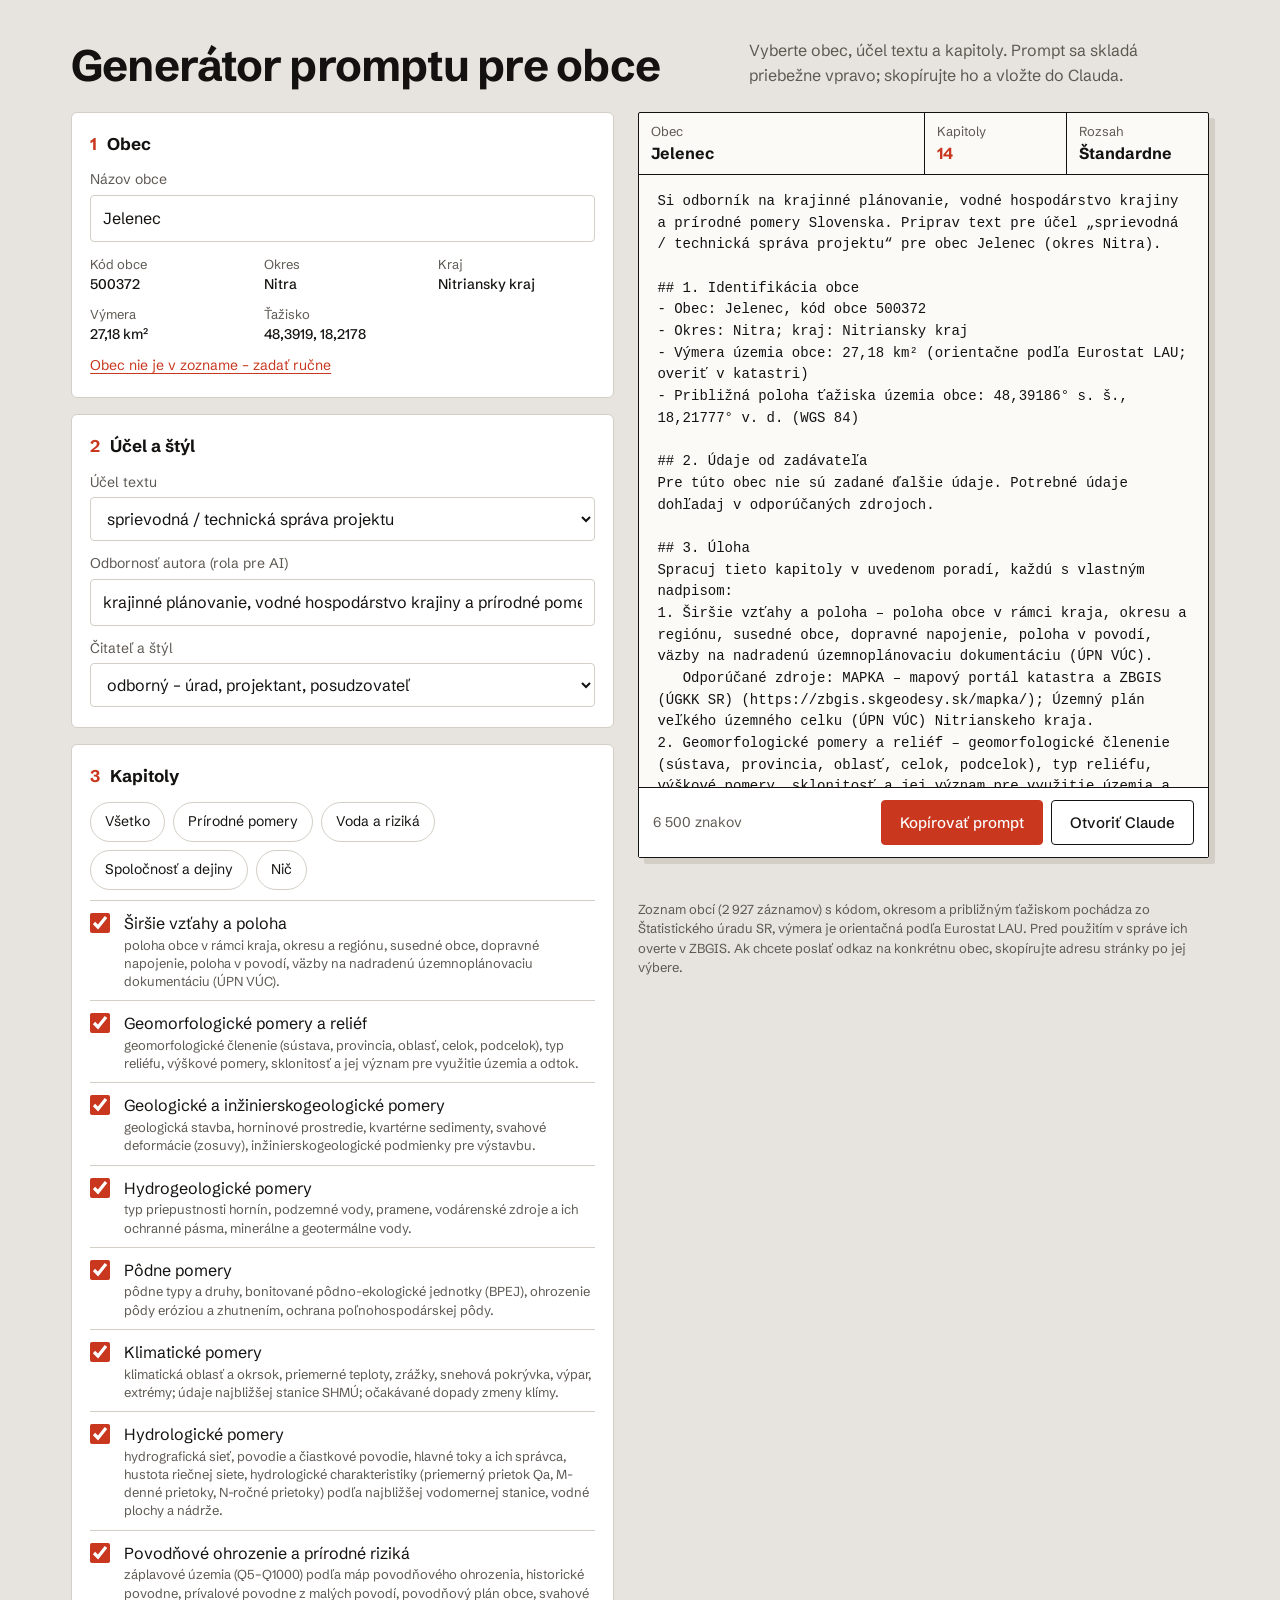
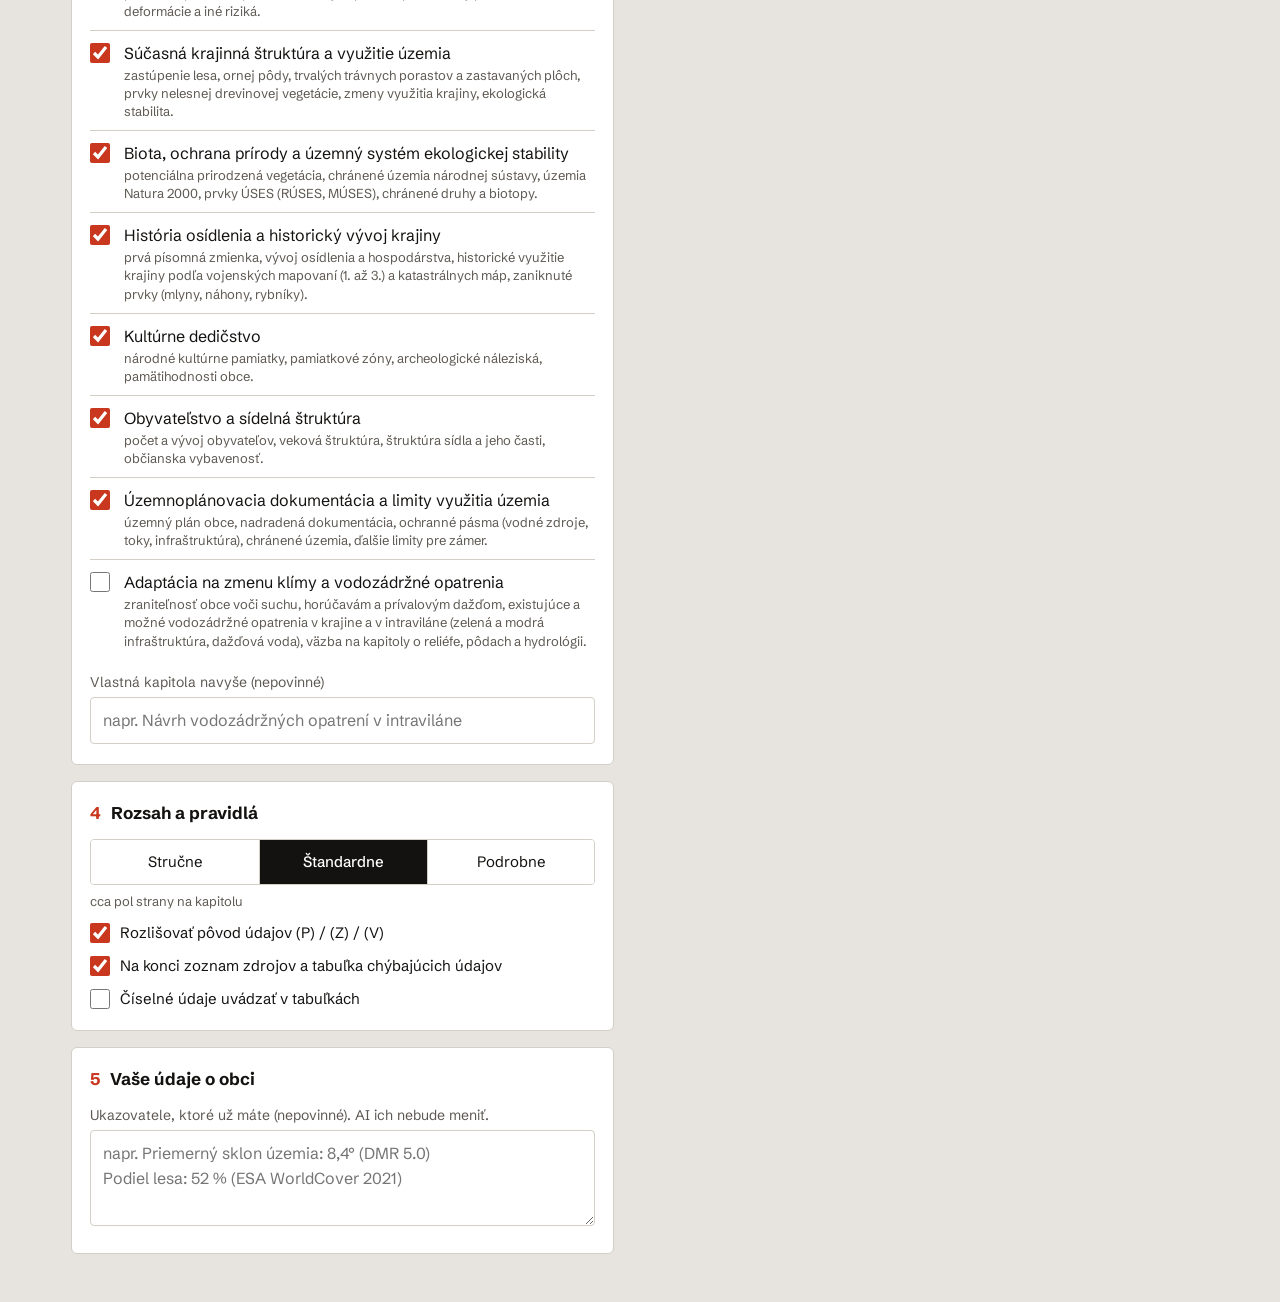
<file: index.html>
<!DOCTYPE html>
<html lang="sk">
<head>
<meta charset="utf-8">
<meta name="viewport" content="width=device-width, initial-scale=1">
<title>Generátor promptu pre obce</title>
<link rel="preconnect" href="https://fonts.googleapis.com">
<link rel="preconnect" href="https://fonts.gstatic.com" crossorigin>
<link href="https://fonts.googleapis.com/css2?family=Schibsted+Grotesk:wght@400;500;700&display=swap" rel="stylesheet">
<style>
/* VOICE work: a tool for planners, calm and exact
   IDEA the zadávací list of a projekt: a ruled form on the left, the finished sheet with its title block on the right
   PICTURE the live prompt drawn as a paper sheet with a title block, updating as you choose
   COLOUR stone ground, white panels, black ink, brick accent; night #171513
   TYPE Schibsted Grotesk 700 + Schibsted Grotesk
   LAYOUT laptop: form column left, sticky sheet right; phone: title, form, sheet with a sticky copy bar */
:root{color-scheme:light dark;--bg:light-dark(#e7e4df,#171513);--panel:light-dark(#ffffff,#221f1c);--ink:light-dark(#141210,#ece8e2);--mute:light-dark(#5d5852,#a59f97);--rule:light-dark(#d3cec6,#3a3530);--acc:light-dark(#c8371e,#ef6a4f);--accbg:light-dark(#f7e3de,#3b221c);--sheet:light-dark(#fbfaf7,#1d1b18)}
:root[data-theme=light]{color-scheme:light}
:root[data-theme=dark]{color-scheme:dark}
*{box-sizing:border-box;min-width:0}
html,body{margin:0}
body{background:var(--bg);color:var(--ink);font:16px/1.55 "Schibsted Grotesk",system-ui,sans-serif;overflow-x:clip}
.wrap{max-width:1240px;margin:0 auto;padding:clamp(20px,3vw,40px) max(4vw,16px) 48px}
header{display:flex;flex-wrap:wrap;align-items:end;justify-content:space-between;gap:12px 32px;margin-bottom:24px}
h1{font-size:clamp(30px,4vw,44px);line-height:1.05;letter-spacing:-.02em;margin:0;text-wrap:balance}
header p{margin:0;color:var(--mute);max-width:46ch}
.grid{display:grid;grid-template-columns:minmax(0,1fr) minmax(0,1.05fr);gap:24px;align-items:start}
.form{display:grid;gap:16px}
.card{background:var(--panel);border:1px solid var(--rule);border-radius:6px;padding:18px 18px 20px}
.card h2{font-size:17px;margin:0 0 12px;display:flex;gap:10px;align-items:baseline}
.card h2 b{color:var(--acc);font-weight:700}
label.l{display:block;font-size:14px;color:var(--mute);margin:12px 0 4px}
input[type=text],select,textarea{width:100%;font:inherit;font-size:16px;color:var(--ink);background:var(--panel);border:1px solid var(--rule);border-radius:4px;padding:10px 12px;min-height:44px}
textarea{min-height:96px;resize:vertical}
input:focus-visible,select:focus-visible,textarea:focus-visible,button:focus-visible,a:focus-visible{outline:2px solid var(--acc);outline-offset:2px}
.search{position:relative}
.sugg{position:absolute;left:0;right:0;top:100%;z-index:5;margin:4px 0 0;padding:4px;list-style:none;background:var(--panel);border:1px solid var(--rule);border-radius:4px;box-shadow:0 8px 20px rgb(0 0 0/.12)}
.sugg li button{all:unset;box-sizing:border-box;display:flex;justify-content:space-between;gap:12px;width:100%;padding:10px;border-radius:3px;cursor:pointer;min-height:44px;align-items:center}
.sugg li button:hover,.sugg li button.on{background:var(--accbg)}
.sugg small{color:var(--mute);white-space:nowrap}
.picked{margin-top:12px;display:grid;grid-template-columns:repeat(auto-fit,minmax(9em,1fr));gap:8px 16px;font-size:14px}
.picked div span{display:block;color:var(--mute);font-size:13px}
.picked div b{font-weight:500;white-space:nowrap}
.manual{display:none;grid-template-columns:minmax(0,1fr) minmax(0,1fr);gap:0 12px}
.manual.on{display:grid}
.linkbtn{all:unset;cursor:pointer;color:var(--acc);font-size:14px;text-decoration:underline;text-underline-offset:3px;margin-top:10px;display:inline-block}
.chips{display:flex;flex-wrap:wrap;gap:8px;margin-bottom:10px}
.chip{font:inherit;font-size:14px;background:transparent;color:var(--ink);border:1px solid var(--rule);border-radius:20px;padding:8px 14px;min-height:40px;cursor:pointer}
.chip:hover{border-color:var(--acc)}
.chk{list-style:none;margin:0;padding:0;display:grid}
.chk li{border-top:1px solid var(--rule)}
.chk label{display:grid;grid-template-columns:24px minmax(0,1fr);gap:10px;padding:10px 0;cursor:pointer;align-items:start}
.chk input{width:20px;height:20px;margin:2px 0 0;accent-color:var(--acc)}
.chk small{display:block;color:var(--mute);font-size:13px;line-height:1.4}
.seg{display:grid;grid-template-columns:repeat(3,minmax(0,1fr));border:1px solid var(--rule);border-radius:4px;overflow:hidden}
.seg button{font:inherit;font-size:15px;background:var(--panel);color:var(--ink);border:0;border-left:1px solid var(--rule);padding:10px 6px;min-height:44px;cursor:pointer}
.seg button:first-child{border-left:0}
.seg button[aria-pressed=true]{background:var(--ink);color:var(--panel);font-weight:500}
.seg+small{display:block;color:var(--mute);font-size:13px;margin-top:6px}
.opt{display:flex;gap:10px;align-items:start;margin-top:10px;font-size:15px;cursor:pointer}
.opt input{width:20px;height:20px;margin:2px 0 0;accent-color:var(--acc);flex:none}
.out{position:sticky;top:16px}
.sheet{background:var(--sheet);border:1px solid var(--ink);border-radius:2px;box-shadow:6px 6px 0 var(--rule)}
.tb{display:grid;grid-template-columns:minmax(0,2fr) minmax(0,1fr) minmax(0,1fr);border-bottom:1px solid var(--ink);font-size:13px}
.tb div{padding:8px 12px;border-left:1px solid var(--ink)}
.tb div:first-child{border-left:0}
.tb span{display:block;color:var(--mute);font-size:13px}
.tb b{display:block;font-size:16px;font-weight:700;white-space:nowrap;overflow:hidden;text-overflow:ellipsis}
.tb .n b{color:var(--acc)}
pre{margin:0;padding:16px 18px;max-height:min(68vh,760px);overflow:auto;white-space:pre-wrap;overflow-wrap:anywhere;font:14px/1.55 ui-monospace,"SF Mono",Menlo,Consolas,monospace}
.bar{display:flex;flex-wrap:wrap;gap:10px;align-items:center;justify-content:space-between;padding:12px 14px;border-top:1px solid var(--ink);background:var(--panel)}
.bar .stat{font-size:14px;color:var(--mute)}
.btns{display:flex;flex-wrap:wrap;gap:8px}
.btn{font:inherit;font-size:15px;font-weight:500;border-radius:4px;padding:10px 18px;min-height:44px;cursor:pointer;border:1px solid var(--ink);background:var(--panel);color:var(--ink);text-decoration:none;display:inline-flex;align-items:center}
.btn.p{background:var(--acc);border-color:var(--acc);color:#fff}
.btn.p:hover{filter:brightness(1.08)}
.toast{font-size:14px;color:var(--acc);min-height:1.4em;margin:8px 2px 0}
.note{font-size:13px;color:var(--mute);margin-top:14px;line-height:1.5}
.note a{color:inherit}
@media(max-width:900px){.grid{grid-template-columns:minmax(0,1fr)}.out{position:static}pre{max-height:60vh}.bar{position:sticky;bottom:0;z-index:4}}
@media(max-width:480px){.manual{grid-template-columns:minmax(0,1fr)}.tb{grid-template-columns:minmax(0,1fr) minmax(0,1fr)}.tb div:first-child{grid-column:1/-1;border-bottom:1px solid var(--ink)}.tb div:nth-child(2){border-left:0}}
@media(prefers-reduced-motion:no-preference){.flash{animation:fl .6s ease-out}}
@keyframes fl{from{background:var(--accbg)}to{background:var(--sheet)}}
</style>
</head>
<body>
<div class="wrap">
<header>
<h1>Generátor promptu pre obce</h1>
<p>Vyberte obec, účel textu a kapitoly. Prompt sa skladá priebežne vpravo; skopírujte ho a vložte do Clauda.</p>
</header>
<div class="grid">
<form class="form" id="f" autocomplete="off">
<section class="card">
<h2><b>1</b> Obec</h2>
<div class="search">
<label class="l" for="q">Názov obce</label>
<input type="text" id="q" placeholder="napr. Jelenec" role="combobox" aria-expanded="false" aria-controls="sugg" aria-autocomplete="list">
<ul class="sugg" id="sugg" role="listbox" hidden></ul>
</div>
<div class="picked" id="picked"></div>
<button type="button" class="linkbtn" id="manBtn">Obec nie je v zozname – zadať ručne</button>
<div class="manual" id="manual">
<div><label class="l" for="mName">Názov obce</label><input type="text" id="mName"></div>
<div><label class="l" for="mOkres">Okres</label><input type="text" id="mOkres"></div>
<div><label class="l" for="mKraj">Kraj</label><select id="mKraj"></select></div>
<div><label class="l" for="mKod">Kód obce (nepovinné)</label><input type="text" id="mKod" inputmode="numeric"></div>
</div>
</section>
<section class="card">
<h2><b>2</b> Účel a štýl</h2>
<label class="l" for="ucel">Účel textu</label>
<select id="ucel"></select>
<div id="ucelVlastnyBox" hidden><label class="l" for="ucelVlastny">Vlastný účel</label><input type="text" id="ucelVlastny" placeholder="napr. podklad pre žiadosť o dotáciu na vodozádržné opatrenia"></div>
<label class="l" for="rola">Odbornosť autora (rola pre AI)</label>
<input type="text" id="rola">
<label class="l" for="citatel">Čitateľ a štýl</label>
<select id="citatel"></select>
</section>
<section class="card">
<h2><b>3</b> Kapitoly</h2>
<div class="chips" id="presets"></div>
<ul class="chk" id="kap"></ul>
<label class="l" for="vlastnaKap">Vlastná kapitola navyše (nepovinné)</label>
<input type="text" id="vlastnaKap" placeholder="napr. Návrh vodozádržných opatrení v intraviláne">
</section>
<section class="card">
<h2><b>4</b> Rozsah a pravidlá</h2>
<div class="seg" id="rozsah" role="group" aria-label="Rozsah"></div>
<small id="rozsahPopis"></small>
<label class="opt"><input type="checkbox" id="oPovod" checked> Rozlišovať pôvod údajov (P) / (Z) / (V)</label>
<label class="opt"><input type="checkbox" id="oZdroje" checked> Na konci zoznam zdrojov a tabuľka chýbajúcich údajov</label>
<label class="opt"><input type="checkbox" id="oTab"> Číselné údaje uvádzať v tabuľkách</label>
</section>
<section class="card">
<h2><b>5</b> Vaše údaje o obci</h2>
<label class="l" for="data">Ukazovatele, ktoré už máte (nepovinné). AI ich nebude meniť.</label>
<textarea id="data" placeholder="napr. Priemerný sklon územia: 8,4° (DMR 5.0)&#10;Podiel lesa: 52 % (ESA WorldCover 2021)"></textarea>
</section>
</form>
<aside class="out">
<div class="sheet">
<div class="tb">
<div><span>Obec</span><b id="tbObec">nevybraná</b></div>
<div class="n"><span>Kapitoly</span><b id="tbKap">0</b></div>
<div><span>Rozsah</span><b id="tbRoz">–</b></div>
</div>
<pre id="out" aria-live="polite"></pre>
<div class="bar">
<span class="stat" id="stat"></span>
<div class="btns">
<button type="button" class="btn p" id="copy">Kopírovať prompt</button>
<a class="btn" href="https://claude.ai/new">Otvoriť Claude</a>
</div>
</div>
</div>
<p class="toast" id="toast" role="status"></p>
<p class="note">Zoznam obcí (2 927 záznamov) s kódom, okresom a približným ťažiskom pochádza zo Štatistického úradu SR, výmera je orientačná podľa Eurostat LAU. Pred použitím v správe ich overte v ZBGIS. Ak chcete poslať odkaz na konkrétnu obec, skopírujte adresu stránky po jej výbere.</p>
</aside>
</div>
</div>
<script>
{
const KRAJE={1:['Bratislavský kraj','Bratislavského kraja'],2:['Trnavský kraj','Trnavského kraja'],3:['Trenčiansky kraj','Trenčianskeho kraja'],4:['Nitriansky kraj','Nitrianskeho kraja'],5:['Žilinský kraj','Žilinského kraja'],6:['Banskobystrický kraj','Banskobystrického kraja'],7:['Prešovský kraj','Prešovského kraja'],8:['Košický kraj','Košického kraja']};
const UCELY=['sprievodná / technická správa projektu','prieskumy a rozbory pre územný plán obce','podklad pre žiadosť o dotáciu','štúdia vodozádržných a adaptačných opatrení','záverečná (bakalárska / diplomová) práca','informačný text pre obyvateľov a web obce','Iný…'];
const CITATELIA=[['odb','odborný – úrad, projektant, posudzovateľ','Píš po slovensky, vecným odborným štýlom vhodným pre tento účel.'],['aka','akademický – záverečná práca','Píš po slovensky, akademickým štýlom s presnou terminológiou a odkazmi na literatúru.'],['pop','populárno-náučný – verejnosť','Píš po slovensky, zrozumiteľne pre laickú verejnosť, odborné pojmy stručne vysvetli.']];
const ROZSAH=[['strucne','Stručne','cca 1 odsek na kapitolu'],['std','Štandardne','cca pol strany na kapitolu'],['podrobne','Podrobne','cca 1–2 strany na kapitolu']];
const KAP=[
['Širšie vzťahy a poloha','poloha obce v rámci kraja, okresu a regiónu, susedné obce, dopravné napojenie, poloha v povodí, väzby na nadradenú územnoplánovaciu dokumentáciu (ÚPN VÚC).',k=>`MAPKA – mapový portál katastra a ZBGIS (ÚGKK SR) (https://zbgis.skgeodesy.sk/mapka/); Územný plán veľkého územného celku (ÚPN VÚC) ${k}.`,'p'],
['Geomorfologické pomery a reliéf','geomorfologické členenie (sústava, provincia, oblasť, celok, podcelok), typ reliéfu, výškové pomery, sklonitosť a jej význam pre využitie územia a odtok.',()=>'ŠGÚDŠ – Geomorfologické členenie Slovenska 1 : 50 000 (Kočický, Ivanič 2011) a ďalšie mapy (https://www.geology.sk/maps-and-data/); Digitálny model reliéfu DMR 5.0 / DMR 3.5 (ÚGKK SR, GKÚ).','pv'],
['Geologické a inžinierskogeologické pomery','geologická stavba, horninové prostredie, kvartérne sedimenty, svahové deformácie (zosuvy), inžinierskogeologické podmienky pre výstavbu.',()=>'ŠGÚDŠ – Geologická mapa SR 1 : 50 000, mapy svahových deformácií a ďalšie mapy (https://www.geology.sk/maps-and-data/).','p'],
['Hydrogeologické pomery','typ priepustnosti hornín, podzemné vody, pramene, vodárenské zdroje a ich ochranné pásma, minerálne a geotermálne vody.',()=>'ŠGÚDŠ – Hydrogeologická mapa SR 1 : 50 000 a 1 : 200 000 (https://www.geology.sk/maps-and-data/).','pv'],
['Pôdne pomery','pôdne typy a druhy, bonitované pôdno-ekologické jednotky (BPEJ), ohrozenie pôdy eróziou a zhutnením, ochrana poľnohospodárskej pôdy.',()=>'NPPC – Výskumný ústav pôdoznalectva a ochrany pôdy (BPEJ, pôdne mapy); ŠGÚDŠ – Geochemický atlas SR, časť V: Pôdy (http://app.geology.sk/atlaspody).','pv'],
['Klimatické pomery','klimatická oblasť a okrsok, priemerné teploty, zrážky, snehová pokrývka, výpar, extrémy; údaje najbližšej stanice SHMÚ; očakávané dopady zmeny klímy.',()=>'Slovenský hydrometeorologický ústav (SHMÚ) (https://www.shmu.sk); SHMÚ – otvorené údaje (CC BY 4.0) (https://opendata.shmu.sk); ŠGÚDŠ – Klimaticko-geografické typy (https://www.geology.sk/maps-and-data/).','pv'],
['Hydrologické pomery','hydrografická sieť, povodie a čiastkové povodie, hlavné toky a ich správca, hustota riečnej siete, hydrologické charakteristiky (priemerný prietok Qa, M-denné prietoky, N-ročné prietoky) podľa najbližšej vodomernej stanice, vodné plochy a nádrže.',()=>'SHMÚ – vodomerné stanice (https://www.shmu.sk/sk/?page=1&id=hydro_vod_all); SHMÚ – Hydrologická ročenka; Vodné toky ZBGIS (ÚGKK SR, GKÚ) (https://zbgis.skgeodesy.sk/mapka/).','pv'],
['Povodňové ohrozenie a prírodné riziká','záplavové územia (Q5–Q1000) podľa máp povodňového ohrozenia, historické povodne, prívalové povodne z malých povodí, povodňový plán obce, svahové deformácie a iné riziká.',()=>'SVP, š. p. – Mapy povodňového ohrozenia a mapy povodňového rizika (https://mpompr.svp.sk); Povodňový plán záchranných prác obce.','pv'],
['Súčasná krajinná štruktúra a využitie územia','zastúpenie lesa, ornej pôdy, trvalých trávnych porastov a zastavaných plôch, prvky nelesnej drevinovej vegetácie, zmeny využitia krajiny, ekologická stabilita.',()=>'ESA WorldCover 2021 (10 m, CC BY 4.0) (https://worldcover2021.esa.int); LPIS a kataster nehnuteľností – vrstvy v aplikácii MAPKA (https://zbgis.skgeodesy.sk/mapka/); ŠÚ SR DATAcube – výmera podľa druhov pozemkov (https://datacube.statistics.sk).','p'],
['Biota, ochrana prírody a územný systém ekologickej stability','potenciálna prirodzená vegetácia, chránené územia národnej sústavy, územia Natura 2000, prvky ÚSES (RÚSES, MÚSES), chránené druhy a biotopy.',()=>'Štátna ochrana prírody SR (ŠOP SR) – mapy chránených území a Natura 2000; Enviroportál (MŽP SR) (https://www.enviroportal.sk).','p'],
['História osídlenia a historický vývoj krajiny','prvá písomná zmienka, vývoj osídlenia a hospodárstva, historické využitie krajiny podľa vojenských mapovaní (1. až 3.) a katastrálnych máp, zaniknuté prvky (mlyny, náhony, rybníky).',()=>'Mapire – historické mapy Habsburskej monarchie (https://mapire.eu); Arcanum Maps – historické mapy (https://maps.arcanum.com/sk/); Vlastivedný slovník obcí na Slovensku (VEDA, 1977–1978).','s'],
['Kultúrne dedičstvo','národné kultúrne pamiatky, pamiatkové zóny, archeologické náleziská, pamätihodnosti obce.',()=>'Pamiatkový úrad SR – Ústredný zoznam pamiatkového fondu.','s'],
['Obyvateľstvo a sídelná štruktúra','počet a vývoj obyvateľov, veková štruktúra, štruktúra sídla a jeho časti, občianska vybavenosť.',()=>'Štatistický úrad SR – DATAcube (https://datacube.statistics.sk); Sčítanie obyvateľov, domov a bytov 2021 (ŠÚ SR).','s'],
['Územnoplánovacia dokumentácia a limity využitia územia','územný plán obce, nadradená dokumentácia, ochranné pásma (vodné zdroje, toky, infraštruktúra), chránené územia, ďalšie limity pre zámer.',k=>`Územný plán obce (web obce alebo obecný úrad); Územný plán VÚC ${k}.`,'v'],
['Adaptácia na zmenu klímy a vodozádržné opatrenia','zraniteľnosť obce voči suchu, horúčavám a prívalovým dažďom, existujúce a možné vodozádržné opatrenia v krajine a v intraviláne (zelená a modrá infraštruktúra, dažďová voda), väzba na kapitoly o reliéfe, pôdach a hydrológii.',()=>'MŽP SR – Stratégia adaptácie SR na zmenu klímy a Akčný plán (https://www.minzp.sk); SHMÚ – klimatické scenáre (https://www.shmu.sk); Enviroportál (https://www.enviroportal.sk).','v']
];
const DEF=new Set([0,1,2,3,4,5,6,7,8,9,10,11,12,13]);
const PRESETS=[['Všetko',()=>KAP.map((_,i)=>i)],['Prírodné pomery',()=>KAP.map((k,i)=>k[3].includes('p')?i:-1).filter(i=>i>=0)],['Voda a riziká',()=>KAP.map((k,i)=>k[3].includes('v')?i:-1).filter(i=>i>=0)],['Spoločnosť a dejiny',()=>KAP.map((k,i)=>k[3].includes('s')?i:-1).filter(i=>i>=0)],['Nič',()=>[]]];
const $=id=>document.getElementById(id);
const norm=s=>s.normalize('NFD').replace(/[̀-ͯ]/g,'').toLowerCase();
const fmt=(n,d)=>n==null?'':n.toLocaleString('sk-SK',{minimumFractionDigits:d,maximumFractionDigits:d});
let OBCE=[],sel=null,manualOn=false,roz='std',active=-1,hits=[];
const store={get(){try{return JSON.parse(localStorage.getItem('genPrompt')||'{}')}catch(e){return{}}},set(v){try{localStorage.setItem('genPrompt',JSON.stringify(v))}catch(e){}}};
$('ucel').innerHTML=UCELY.map(u=>`<option>${u}</option>`).join('');
$('citatel').innerHTML=CITATELIA.map(c=>`<option value="${c[0]}">${c[1]}</option>`).join('');
$('mKraj').innerHTML=Object.values(KRAJE).map(k=>`<option>${k[0]}</option>`).join('');
$('rozsah').innerHTML=ROZSAH.map(r=>`<button type="button" data-r="${r[0]}" aria-pressed="false">${r[1]}</button>`).join('');
$('presets').innerHTML=PRESETS.map((p,i)=>`<button type="button" class="chip" data-p="${i}">${p[0]}</button>`).join('');
$('kap').innerHTML=KAP.map((k,i)=>`<li><label><input type="checkbox" data-k="${i}"><span>${k[0]}<small>${k[1]}</small></span></label></li>`).join('');
$('rola').value='krajinné plánovanie, vodné hospodárstvo krajiny a prírodné pomery Slovenska';
const st=store.get();
if(st.ucel!=null)$('ucel').value=st.ucel;
if(st.ucelV)$('ucelVlastny').value=st.ucelV;
if(st.rola)$('rola').value=st.rola;
if(st.cit)$('citatel').value=st.cit;
if(st.roz)roz=st.roz;
if(st.vk)$('vlastnaKap').value=st.vk;
if(st.oPovod!=null)$('oPovod').checked=st.oPovod;
if(st.oZdroje!=null)$('oZdroje').checked=st.oZdroje;
if(st.oTab!=null)$('oTab').checked=st.oTab;
const kapSet=new Set(Array.isArray(st.kap)?st.kap:[...DEF]);
document.querySelectorAll('#kap input').forEach(c=>c.checked=kapSet.has(+c.dataset.k));
function obecInfo(){
if(manualOn){const n=$('mName').value.trim();if(!n)return null;const kraj=$('mKraj').value;const kg=Object.values(KRAJE).find(k=>k[0]===kraj);return{name:n,kod:$('mKod').value.trim(),okres:$('mOkres').value.trim(),kraj,krajG:kg?kg[1]:kraj,lat:null,lon:null,area:null}}
if(!sel)return null;const k=KRAJE[String(sel[2])[0]]||['',''];return{name:sel[0],kod:sel[1],okres:sel[3],kraj:k[0],krajG:k[1],lat:sel[4],lon:sel[5],area:sel[6]};
}
function build(){
const o=obecInfo();
const ucel=$('ucel').value==='Iný…'?($('ucelVlastny').value.trim()||'[doplňte účel]'):$('ucel').value;
const cit=CITATELIA.find(c=>c[0]===$('citatel').value)||CITATELIA[0];
const rz=ROZSAH.find(r=>r[0]===roz);
const chosen=[...document.querySelectorAll('#kap input')].filter(c=>c.checked).map(c=>+c.dataset.k);
const vk=$('vlastnaKap').value.trim();
const data=$('data').value.trim();
const name=o?o.name:'[názov obce]';
const okres=o&&o.okres?o.okres:'[okres]';
const krajG=o&&o.krajG?o.krajG:'príslušného kraja';
const L=[];
L.push(`Si odborník na ${$('rola').value.trim()||'krajinné plánovanie a prírodné pomery Slovenska'}. Priprav text pre účel „${ucel}“ pre obec ${name} (okres ${okres}).`,'');
L.push('## 1. Identifikácia obce');
if(o){L.push(`- Obec: ${o.name}${o.kod?`, kód obce ${o.kod}`:''}`);L.push(`- Okres: ${okres}; kraj: ${o.kraj||'[kraj]'}`);if(o.area!=null)L.push(`- Výmera územia obce: ${fmt(o.area,2)} km² (orientačne podľa Eurostat LAU; overiť v katastri)`);if(o.lat!=null)L.push(`- Približná poloha ťažiska územia obce: ${fmt(o.lat,5)}° s. š., ${fmt(o.lon,5)}° v. d. (WGS 84)`);}
else L.push('- Obec: [vyberte obec]');
L.push('','## 2. Údaje od zadávateľa');
L.push(data?data:'Pre túto obec nie sú zadané ďalšie údaje. Potrebné údaje dohľadaj v odporúčaných zdrojoch.');
L.push('','## 3. Úloha');
const items=chosen.map(i=>[KAP[i][0],KAP[i][1],KAP[i][2](krajG)]);
if(vk)items.push([vk,'spracuj podľa účelu textu a nadväzne na predchádzajúce kapitoly.','podľa povahy kapitoly; uveď použité zdroje.']);
if(items.length){L.push('Spracuj tieto kapitoly v uvedenom poradí, každú s vlastným nadpisom:');items.forEach((k,i)=>{L.push(`${i+1}. ${k[0]} – ${k[1]}`);L.push(`   Odporúčané zdroje: ${k[2]}`)});}
else L.push('[vyberte aspoň jednu kapitolu]');
L.push(`Rozsah: ${rz[1].toLowerCase()} (${rz[2]}).`);
L.push('','## 4. Pravidlá');
const R=[cit[2],'Nevymýšľaj čísla, názvy, roky ani citácie. Ak údaj nepoznáš s istotou alebo ho nevieš overiť v zdroji, napíš [OVERIŤ] a uveď, kde ho získať.','Ak máš prístup na web, vyhľadaj údaje v odporúčaných zdrojoch a pri každom údaji uveď konkrétny zdroj (inštitúcia, dielo alebo URL). Ak prístup na web nemáš, uveď to na začiatku odpovede.'];
if($('oPovod').checked)R.push('Pri údajoch rozlišuj pôvod: (P) údaj zadaný vyššie v častiach 1 a 2, (Z) údaj dohľadaný v konkrétnom zdroji, (V) všeobecná odborná znalosť bez konkrétneho zdroja.');
R.push('Údaje zadané vyššie nemeň. Ak nájdeš rozpor s iným zdrojom, uveď obe hodnoty a možný dôvod rozdielu (iný zdroj, mierka, rok, metodika).');
if($('oTab').checked)R.push('Číselné údaje (výmery, teploty, prietoky, počty obyvateľov) uvádzaj prehľadne v tabuľkách s jednotkami a zdrojom.');
if($('oZdroje').checked)R.push('Na konci uveď zoznam použitých zdrojov a tabuľku chýbajúcich alebo neoverených údajov (údaj – kde ho získať – poznámka).');
R.forEach((r,i)=>L.push(`${i+1}. ${r}`));
const text=L.join('\n');
const out=$('out');out.textContent=text;out.classList.remove('flash');void out.offsetWidth;out.classList.add('flash');
$('tbObec').textContent=o?o.name:'nevybraná';$('tbKap').textContent=items.length;$('tbRoz').textContent=rz[1];
$('stat').textContent=`${fmt(text.length,0)} znakov`;
$('rozsahPopis').textContent=rz[2];
document.querySelectorAll('#rozsah button').forEach(b=>b.setAttribute('aria-pressed',b.dataset.r===roz));
$('ucelVlastnyBox').hidden=$('ucel').value!=='Iný…';
store.set({ucel:$('ucel').value,ucelV:$('ucelVlastny').value,rola:$('rola').value,cit:$('citatel').value,roz,vk,kap:chosen,oPovod:$('oPovod').checked,oZdroje:$('oZdroje').checked,oTab:$('oTab').checked});
return text;
}
function showPicked(){
const o=obecInfo();
if(!sel||manualOn){$('picked').innerHTML='';return}
$('picked').innerHTML=[['Kód obce',o.kod],['Okres',o.okres],['Kraj',o.kraj],['Výmera',o.area!=null?fmt(o.area,2)+' km²':'–'],['Ťažisko',`${fmt(o.lat,4)}, ${fmt(o.lon,4)}`]].map(x=>`<div><span>${x[0]}</span><b>${x[1]}</b></div>`).join('');
}
function pick(r){sel=r;$('q').value=r[0];closeSugg();showPicked();build();try{history.replaceState(null,'','#obec-'+r[1])}catch(e){}}
function closeSugg(){$('sugg').hidden=true;$('q').setAttribute('aria-expanded','false');active=-1}
function renderSugg(){
const q=norm($('q').value.trim());
if(!q||!OBCE.length){closeSugg();return}
const a=[],b=[];for(const r of OBCE){const n=r._n;if(n.startsWith(q))a.push(r);else if(n.includes(q))b.push(r);if(a.length>=8)break}
hits=a.concat(b).slice(0,8);
if(!hits.length){$('sugg').innerHTML='<li><button type="button" disabled>Nič sa nenašlo – skúste zadať obec ručne</button></li>';}
else $('sugg').innerHTML=hits.map((r,i)=>`<li><button type="button" role="option" data-i="${i}" class="${i===active?'on':''}">${r[0]}<small>okres ${r[3]}</small></button></li>`).join('');
$('sugg').hidden=false;$('q').setAttribute('aria-expanded','true');
}
$('q').addEventListener('input',()=>{active=-1;renderSugg()});
$('q').addEventListener('keydown',e=>{
if($('sugg').hidden)return;
if(e.key==='ArrowDown'){active=Math.min(active+1,hits.length-1);renderSugg();e.preventDefault()}
else if(e.key==='ArrowUp'){active=Math.max(active-1,0);renderSugg();e.preventDefault()}
else if(e.key==='Enter'){if(hits[active<0?0:active])pick(hits[active<0?0:active]);e.preventDefault()}
else if(e.key==='Escape')closeSugg();
});
$('sugg').addEventListener('mousedown',e=>e.preventDefault());
$('sugg').addEventListener('click',e=>{const b=e.target.closest('button[data-i]');if(b)pick(hits[+b.dataset.i])});
$('q').addEventListener('blur',()=>setTimeout(closeSugg,120));
$('manBtn').addEventListener('click',()=>{manualOn=!manualOn;$('manual').classList.toggle('on',manualOn);$('manBtn').textContent=manualOn?'Späť na výber zo zoznamu':'Obec nie je v zozname – zadať ručne';$('q').disabled=manualOn;showPicked();build()});
$('rozsah').addEventListener('click',e=>{const b=e.target.closest('button');if(b){roz=b.dataset.r;build()}});
$('presets').addEventListener('click',e=>{const b=e.target.closest('button');if(!b)return;const s=new Set(PRESETS[+b.dataset.p][1]());document.querySelectorAll('#kap input').forEach(c=>c.checked=s.has(+c.dataset.k));build()});
$('f').addEventListener('input',e=>{if(e.target.id!=='q')build()});
$('f').addEventListener('change',()=>build());
$('f').addEventListener('submit',e=>e.preventDefault());
$('copy').addEventListener('click',async()=>{
const t=build();let ok=false;
try{await navigator.clipboard.writeText(t);ok=true}catch(e){}
if(!ok){const r=document.createRange();r.selectNodeContents($('out'));const s=getSelection();s.removeAllRanges();s.addRange(r);try{ok=document.execCommand('copy')}catch(e){}}
$('toast').textContent=ok?'Prompt je skopírovaný. Vložte ho do novej konverzácie v Claude.':'Kopírovanie zlyhalo – text je označený, skopírujte ho klávesmi Ctrl+C.';
});
build();
fetch('obce.json').then(r=>r.json()).then(d=>{
OBCE=d;for(const r of OBCE)r._n=norm(r[0]);
const m=/^#obec-(\d+)$/.exec(location.hash);
const r=m?OBCE.find(x=>String(x[1])===m[1]):OBCE.find(x=>x[0]==='Jelenec');
if(r)pick(r);
}).catch(()=>{$('toast').textContent='Zoznam obcí sa nepodarilo načítať – zadajte obec ručne.';manualOn=true;$('manual').classList.add('on');$('q').disabled=true;build()});
window.addEventListener('hashchange',()=>{const m=/^#obec-(\d+)$/.exec(location.hash);if(m){const r=OBCE.find(x=>String(x[1])===m[1]);if(r&&r!==sel)pick(r)}});
}
</script>
</body>
</html>
</file>
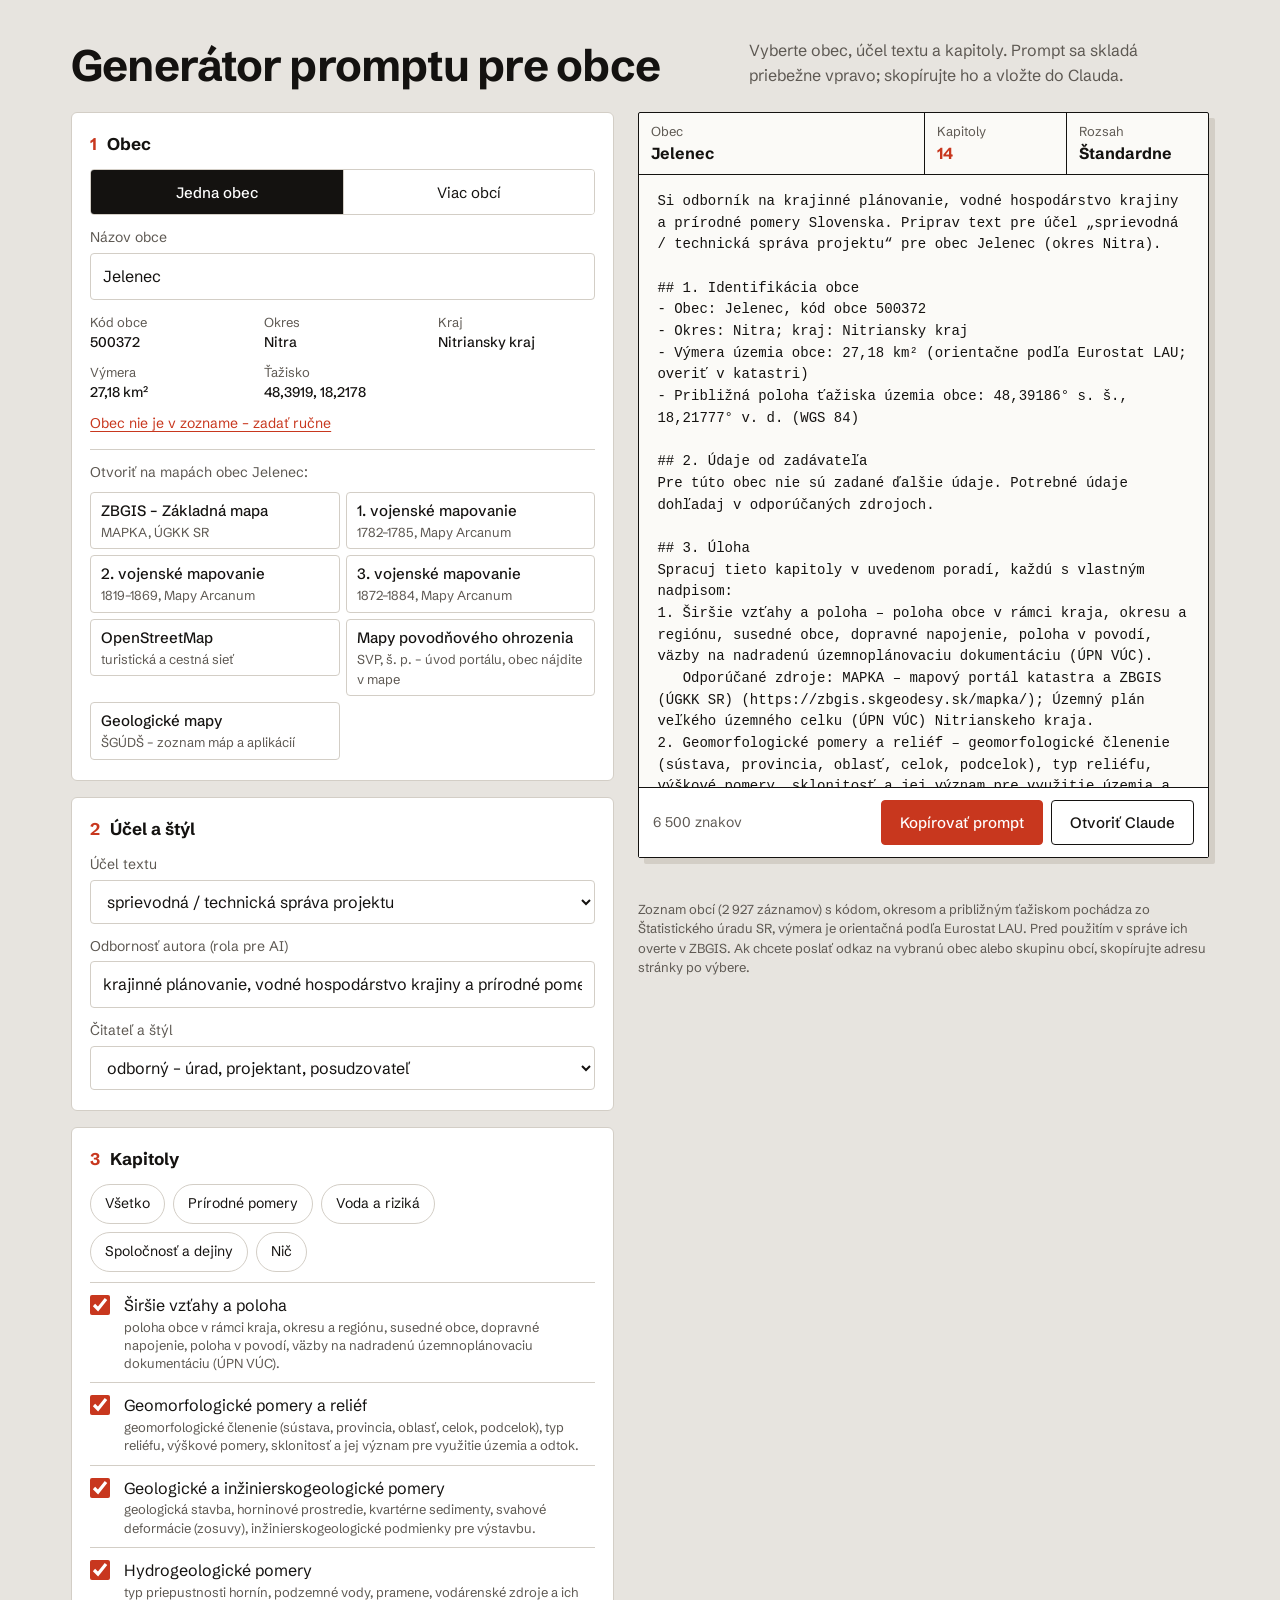
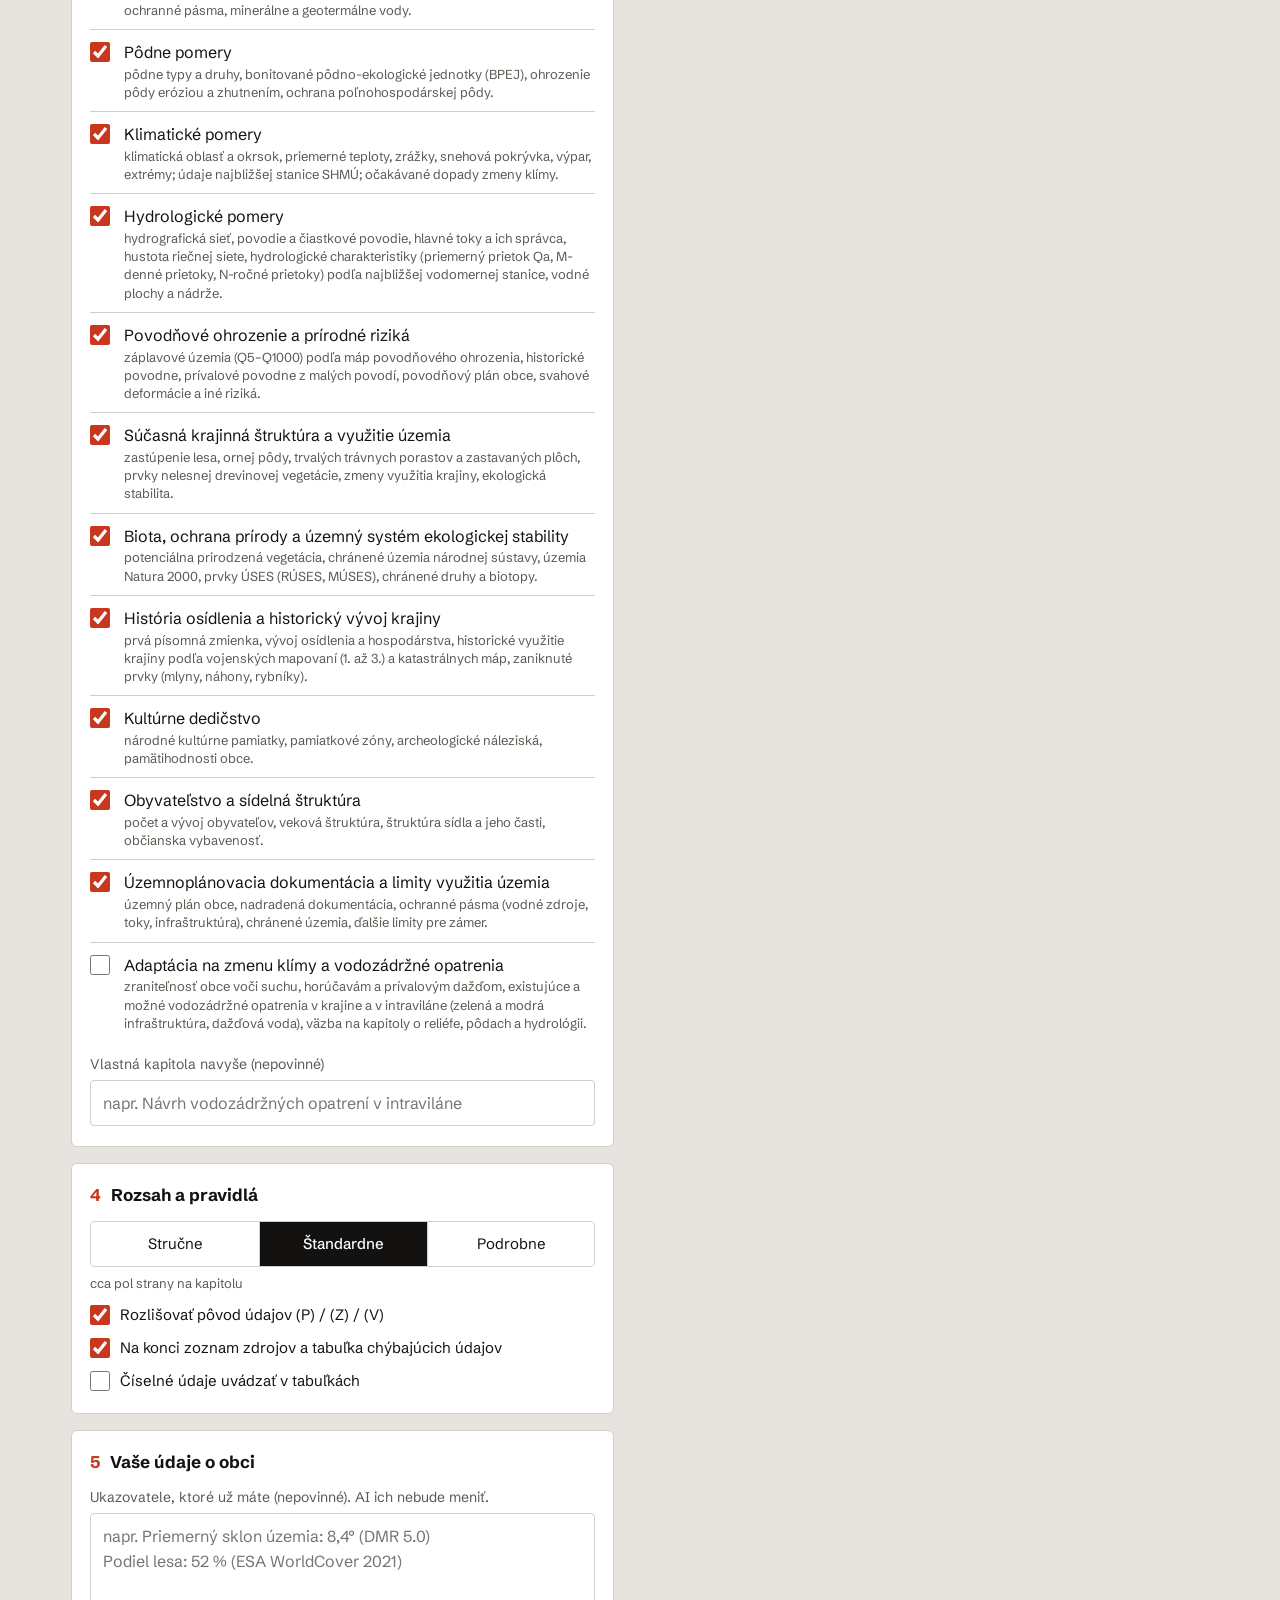
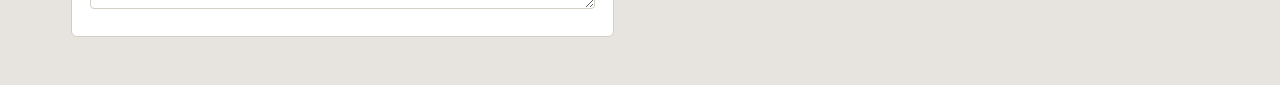
<file: docs/generator/index.html>
<!DOCTYPE html>
<html lang="sk">
<head>
<meta charset="utf-8">
<meta name="viewport" content="width=device-width, initial-scale=1">
<title>Generátor promptu pre obce</title>
<link rel="preconnect" href="https://fonts.googleapis.com">
<link rel="preconnect" href="https://fonts.gstatic.com" crossorigin>
<link href="https://fonts.googleapis.com/css2?family=Schibsted+Grotesk:wght@400;500;700&display=swap" rel="stylesheet">
<style>
/* VOICE work: a tool for planners, calm and exact
   IDEA the zadávací list of a projekt: a ruled form on the left, the finished sheet with its title block on the right
   PICTURE the live prompt drawn as a paper sheet with a title block, updating as you choose
   COLOUR stone ground, white panels, black ink, brick accent; night #171513
   TYPE Schibsted Grotesk 700 + Schibsted Grotesk
   LAYOUT laptop: form column left, sticky sheet right; phone: title, form, sheet with a sticky copy bar */
:root{color-scheme:light dark;--bg:light-dark(#e7e4df,#171513);--panel:light-dark(#ffffff,#221f1c);--ink:light-dark(#141210,#ece8e2);--mute:light-dark(#5d5852,#a59f97);--rule:light-dark(#d3cec6,#3a3530);--acc:light-dark(#c8371e,#ef6a4f);--accbg:light-dark(#f7e3de,#3b221c);--sheet:light-dark(#fbfaf7,#1d1b18)}
:root[data-theme=light]{color-scheme:light}
:root[data-theme=dark]{color-scheme:dark}
*{box-sizing:border-box;min-width:0}
[hidden]{display:none!important}
html,body{margin:0}
body{background:var(--bg);color:var(--ink);font:16px/1.55 "Schibsted Grotesk",system-ui,sans-serif;overflow-x:clip}
.wrap{max-width:1240px;margin:0 auto;padding:clamp(20px,3vw,40px) max(4vw,16px) 48px}
header{display:flex;flex-wrap:wrap;align-items:end;justify-content:space-between;gap:12px 32px;margin-bottom:24px}
h1{font-size:clamp(30px,4vw,44px);line-height:1.05;letter-spacing:-.02em;margin:0;text-wrap:balance}
header p{margin:0;color:var(--mute);max-width:46ch}
.grid{display:grid;grid-template-columns:minmax(0,1fr) minmax(0,1.05fr);gap:24px;align-items:start}
.form{display:grid;gap:16px}
.card{background:var(--panel);border:1px solid var(--rule);border-radius:6px;padding:18px 18px 20px}
.card h2{font-size:17px;margin:0 0 12px;display:flex;gap:10px;align-items:baseline}
.card h2 b{color:var(--acc);font-weight:700}
label.l{display:block;font-size:14px;color:var(--mute);margin:12px 0 4px}
input[type=text],select,textarea{width:100%;font:inherit;font-size:16px;color:var(--ink);background:var(--panel);border:1px solid var(--rule);border-radius:4px;padding:10px 12px;min-height:44px}
textarea{min-height:96px;resize:vertical}
input:focus-visible,select:focus-visible,textarea:focus-visible,button:focus-visible,a:focus-visible{outline:2px solid var(--acc);outline-offset:2px}
.search{position:relative}
.sugg{position:absolute;left:0;right:0;top:100%;z-index:5;margin:4px 0 0;padding:4px;list-style:none;background:var(--panel);border:1px solid var(--rule);border-radius:4px;box-shadow:0 8px 20px rgb(0 0 0/.12)}
.sugg li button{all:unset;box-sizing:border-box;display:flex;justify-content:space-between;gap:12px;width:100%;padding:10px;border-radius:3px;cursor:pointer;min-height:44px;align-items:center}
.sugg li button:hover,.sugg li button.on{background:var(--accbg)}
.sugg small{color:var(--mute);white-space:nowrap}
.picked{margin-top:12px;display:grid;grid-template-columns:repeat(auto-fit,minmax(9em,1fr));gap:8px 16px;font-size:14px}
.picked div span{display:block;color:var(--mute);font-size:13px}
.picked div b{font-weight:500;white-space:nowrap}
.manual{display:none;grid-template-columns:minmax(0,1fr) minmax(0,1fr);gap:0 12px}
.manual.on{display:grid}
.linkbtn{all:unset;cursor:pointer;color:var(--acc);font-size:14px;text-decoration:underline;text-underline-offset:3px;margin-top:10px;display:inline-block}
.chips{display:flex;flex-wrap:wrap;gap:8px;margin-bottom:10px}
.chip{font:inherit;font-size:14px;background:transparent;color:var(--ink);border:1px solid var(--rule);border-radius:20px;padding:8px 14px;min-height:40px;cursor:pointer}
.chip:hover{border-color:var(--acc)}
.chk{list-style:none;margin:0;padding:0;display:grid}
.chk li{border-top:1px solid var(--rule)}
.chk label{display:grid;grid-template-columns:24px minmax(0,1fr);gap:10px;padding:10px 0;cursor:pointer;align-items:start}
.chk input{width:20px;height:20px;margin:2px 0 0;accent-color:var(--acc)}
.chk small{display:block;color:var(--mute);font-size:13px;line-height:1.4}
.seg{display:grid;grid-template-columns:repeat(3,minmax(0,1fr));border:1px solid var(--rule);border-radius:4px;overflow:hidden}
.seg button{font:inherit;font-size:15px;background:var(--panel);color:var(--ink);border:0;border-left:1px solid var(--rule);padding:10px 6px;min-height:44px;cursor:pointer}
.seg button:first-child{border-left:0}
.seg button[aria-pressed=true]{background:var(--ink);color:var(--panel);font-weight:500}
.seg+small{display:block;color:var(--mute);font-size:13px;margin-top:6px}
.seg.two{grid-template-columns:repeat(2,minmax(0,1fr));margin-bottom:4px}
.tags{display:flex;flex-wrap:wrap;gap:6px;margin-top:12px;list-style:none;padding:0}
.tags:empty{display:none}
.tag{display:inline-flex;align-items:center;gap:2px;background:var(--accbg);border-radius:20px;padding:2px 2px 2px 12px;font-size:14px}
.tag button{all:unset;cursor:pointer;width:32px;height:32px;display:grid;place-items:center;border-radius:50%;font-size:18px;line-height:1}
.tag button:hover{background:var(--rule)}
.tag button:focus-visible{outline:2px solid var(--acc)}
.acts{display:flex;flex-wrap:wrap;gap:4px 16px}
.warn{font-size:14px;color:var(--acc);margin:8px 0 0}
.warn:empty{display:none}
.maps{margin-top:14px;padding-top:12px;border-top:1px solid var(--rule)}
.maps p{margin:0 0 8px;font-size:14px;color:var(--mute)}
.maps ul{list-style:none;margin:0;padding:0;display:grid;grid-template-columns:repeat(auto-fill,minmax(13em,1fr));gap:6px}
.maps a{display:flex;flex-direction:column;justify-content:center;min-height:44px;padding:6px 10px;border:1px solid var(--rule);border-radius:4px;color:var(--ink);text-decoration:none;font-size:15px;font-weight:500}
.maps a:hover{border-color:var(--acc)}
.maps a small{font-weight:400;font-size:13px;color:var(--mute)}
.maps:empty{display:none}
.opt{display:flex;gap:10px;align-items:start;margin-top:10px;font-size:15px;cursor:pointer}
.opt input{width:20px;height:20px;margin:2px 0 0;accent-color:var(--acc);flex:none}
.out{position:sticky;top:16px}
.sheet{background:var(--sheet);border:1px solid var(--ink);border-radius:2px;box-shadow:6px 6px 0 var(--rule)}
.tb{display:grid;grid-template-columns:minmax(0,2fr) minmax(0,1fr) minmax(0,1fr);border-bottom:1px solid var(--ink);font-size:13px}
.tb div{padding:8px 12px;border-left:1px solid var(--ink)}
.tb div:first-child{border-left:0}
.tb span{display:block;color:var(--mute);font-size:13px}
.tb b{display:block;font-size:16px;font-weight:700;white-space:nowrap;overflow:hidden;text-overflow:ellipsis}
.tb .n b{color:var(--acc)}
pre{margin:0;padding:16px 18px;max-height:min(68vh,760px);overflow:auto;white-space:pre-wrap;overflow-wrap:anywhere;font:14px/1.55 ui-monospace,"SF Mono",Menlo,Consolas,monospace}
.bar{display:flex;flex-wrap:wrap;gap:10px;align-items:center;justify-content:space-between;padding:12px 14px;border-top:1px solid var(--ink);background:var(--panel)}
.bar .stat{font-size:14px;color:var(--mute)}
.btns{display:flex;flex-wrap:wrap;gap:8px}
.btn{font:inherit;font-size:15px;font-weight:500;border-radius:4px;padding:10px 18px;min-height:44px;cursor:pointer;border:1px solid var(--ink);background:var(--panel);color:var(--ink);text-decoration:none;display:inline-flex;align-items:center}
.btn.p{background:var(--acc);border-color:var(--acc);color:#fff}
.btn.p:hover{filter:brightness(1.08)}
.toast{font-size:14px;color:var(--acc);min-height:1.4em;margin:8px 2px 0}
.note{font-size:13px;color:var(--mute);margin-top:14px;line-height:1.5}
.note a{color:inherit}
@media(max-width:900px){.grid{grid-template-columns:minmax(0,1fr)}.out{position:static}pre{max-height:60vh}.bar{position:sticky;bottom:0;z-index:4}}
@media(max-width:480px){.manual{grid-template-columns:minmax(0,1fr)}.tb{grid-template-columns:minmax(0,1fr) minmax(0,1fr)}.tb div:first-child{grid-column:1/-1;border-bottom:1px solid var(--ink)}.tb div:nth-child(2){border-left:0}}
@media(prefers-reduced-motion:no-preference){.flash{animation:fl .6s ease-out}}
@keyframes fl{from{background:var(--accbg)}to{background:var(--sheet)}}
</style>
</head>
<body>
<div class="wrap">
<header>
<h1>Generátor promptu pre obce</h1>
<p>Vyberte obec, účel textu a kapitoly. Prompt sa skladá priebežne vpravo; skopírujte ho a vložte do Clauda.</p>
</header>
<div class="grid">
<form class="form" id="f" autocomplete="off">
<section class="card">
<h2><b>1</b> Obec</h2>
<div class="seg two" id="mode" role="group" aria-label="Počet obcí"><button type="button" data-m="one" aria-pressed="true">Jedna obec</button><button type="button" data-m="many" aria-pressed="false">Viac obcí</button></div>
<div class="search">
<label class="l" for="q" id="qLabel">Názov obce</label>
<input type="text" id="q" placeholder="napr. Jelenec" role="combobox" aria-expanded="false" aria-controls="sugg" aria-autocomplete="list">
<ul class="sugg" id="sugg" role="listbox" hidden></ul>
</div>
<ul class="tags" id="tags" aria-label="Vybrané obce"></ul>
<p class="warn" id="warn"></p>
<div class="picked" id="picked"></div>
<div class="acts">
<button type="button" class="linkbtn" id="okresBtn" hidden></button>
<button type="button" class="linkbtn" id="clearBtn" hidden>Vymazať výber</button>
<button type="button" class="linkbtn" id="manBtn">Obec nie je v zozname – zadať ručne</button>
</div>
<div class="manual" id="manual">
<div><label class="l" for="mName">Názov obce</label><input type="text" id="mName"></div>
<div><label class="l" for="mOkres">Okres</label><input type="text" id="mOkres"></div>
<div><label class="l" for="mKraj">Kraj</label><select id="mKraj"></select></div>
<div><label class="l" for="mKod">Kód obce (nepovinné)</label><input type="text" id="mKod" inputmode="numeric"></div>
</div>
<div class="maps" id="maps"></div>
</section>
<section class="card">
<h2><b>2</b> Účel a štýl</h2>
<label class="l" for="ucel">Účel textu</label>
<select id="ucel"></select>
<div id="ucelVlastnyBox" hidden><label class="l" for="ucelVlastny">Vlastný účel</label><input type="text" id="ucelVlastny" placeholder="napr. podklad pre žiadosť o dotáciu na vodozádržné opatrenia"></div>
<label class="l" for="rola">Odbornosť autora (rola pre AI)</label>
<input type="text" id="rola">
<label class="l" for="citatel">Čitateľ a štýl</label>
<select id="citatel"></select>
</section>
<section class="card">
<h2><b>3</b> Kapitoly</h2>
<div class="chips" id="presets"></div>
<ul class="chk" id="kap"></ul>
<label class="l" for="vlastnaKap">Vlastná kapitola navyše (nepovinné)</label>
<input type="text" id="vlastnaKap" placeholder="napr. Návrh vodozádržných opatrení v intraviláne">
</section>
<section class="card">
<h2><b>4</b> Rozsah a pravidlá</h2>
<div class="seg" id="rozsah" role="group" aria-label="Rozsah"></div>
<small id="rozsahPopis"></small>
<label class="opt"><input type="checkbox" id="oPovod" checked> Rozlišovať pôvod údajov (P) / (Z) / (V)</label>
<label class="opt"><input type="checkbox" id="oZdroje" checked> Na konci zoznam zdrojov a tabuľka chýbajúcich údajov</label>
<label class="opt"><input type="checkbox" id="oTab"> Číselné údaje uvádzať v tabuľkách</label>
<label class="opt" id="porBox" hidden><input type="checkbox" id="oPor" checked> Pri viacerých obciach pridať porovnávaciu tabuľku obcí</label>
</section>
<section class="card">
<h2><b>5</b> Vaše údaje o obci</h2>
<label class="l" for="data">Ukazovatele, ktoré už máte (nepovinné). AI ich nebude meniť.</label>
<textarea id="data" placeholder="napr. Priemerný sklon územia: 8,4° (DMR 5.0)&#10;Podiel lesa: 52 % (ESA WorldCover 2021)"></textarea>
</section>
</form>
<aside class="out">
<div class="sheet">
<div class="tb">
<div><span>Obec</span><b id="tbObec">nevybraná</b></div>
<div class="n"><span>Kapitoly</span><b id="tbKap">0</b></div>
<div><span>Rozsah</span><b id="tbRoz">–</b></div>
</div>
<pre id="out" aria-live="polite"></pre>
<div class="bar">
<span class="stat" id="stat"></span>
<div class="btns">
<button type="button" class="btn p" id="copy">Kopírovať prompt</button>
<a class="btn" href="https://claude.ai/new">Otvoriť Claude</a>
</div>
</div>
</div>
<p class="toast" id="toast" role="status"></p>
<p class="note">Zoznam obcí (2 927 záznamov) s kódom, okresom a približným ťažiskom pochádza zo Štatistického úradu SR, výmera je orientačná podľa Eurostat LAU. Pred použitím v správe ich overte v ZBGIS. Ak chcete poslať odkaz na vybranú obec alebo skupinu obcí, skopírujte adresu stránky po výbere.</p>
<p class="note" id="gcNote" hidden>Stránka počíta anonymné návštevy a výbery obcí cez GoatCounter, bez cookies a bez osobných údajov.</p>
</aside>
</div>
</div>
<script>
{
const KRAJE={1:['Bratislavský kraj','Bratislavského kraja'],2:['Trnavský kraj','Trnavského kraja'],3:['Trenčiansky kraj','Trenčianskeho kraja'],4:['Nitriansky kraj','Nitrianskeho kraja'],5:['Žilinský kraj','Žilinského kraja'],6:['Banskobystrický kraj','Banskobystrického kraja'],7:['Prešovský kraj','Prešovského kraja'],8:['Košický kraj','Košického kraja']};
const UCELY=['sprievodná / technická správa projektu','prieskumy a rozbory pre územný plán obce','podklad pre žiadosť o dotáciu','štúdia vodozádržných a adaptačných opatrení','záverečná (bakalárska / diplomová) práca','informačný text pre obyvateľov a web obce','Iný…'];
const CITATELIA=[['odb','odborný – úrad, projektant, posudzovateľ','Píš po slovensky, vecným odborným štýlom vhodným pre tento účel.'],['aka','akademický – záverečná práca','Píš po slovensky, akademickým štýlom s presnou terminológiou a odkazmi na literatúru.'],['pop','populárno-náučný – verejnosť','Píš po slovensky, zrozumiteľne pre laickú verejnosť, odborné pojmy stručne vysvetli.']];
const ROZSAH=[['strucne','Stručne','cca 1 odsek na kapitolu'],['std','Štandardne','cca pol strany na kapitolu'],['podrobne','Podrobne','cca 1–2 strany na kapitolu']];
const KAP=[
['Širšie vzťahy a poloha','poloha obce v rámci kraja, okresu a regiónu, susedné obce, dopravné napojenie, poloha v povodí, väzby na nadradenú územnoplánovaciu dokumentáciu (ÚPN VÚC).',k=>`MAPKA – mapový portál katastra a ZBGIS (ÚGKK SR) (https://zbgis.skgeodesy.sk/mapka/); Územný plán veľkého územného celku (ÚPN VÚC) ${k}.`,'p'],
['Geomorfologické pomery a reliéf','geomorfologické členenie (sústava, provincia, oblasť, celok, podcelok), typ reliéfu, výškové pomery, sklonitosť a jej význam pre využitie územia a odtok.',()=>'ŠGÚDŠ – Geomorfologické členenie Slovenska 1 : 50 000 (Kočický, Ivanič 2011) a ďalšie mapy (https://www.geology.sk/maps-and-data/); Digitálny model reliéfu DMR 5.0 / DMR 3.5 (ÚGKK SR, GKÚ).','pv'],
['Geologické a inžinierskogeologické pomery','geologická stavba, horninové prostredie, kvartérne sedimenty, svahové deformácie (zosuvy), inžinierskogeologické podmienky pre výstavbu.',()=>'ŠGÚDŠ – Geologická mapa SR 1 : 50 000, mapy svahových deformácií a ďalšie mapy (https://www.geology.sk/maps-and-data/).','p'],
['Hydrogeologické pomery','typ priepustnosti hornín, podzemné vody, pramene, vodárenské zdroje a ich ochranné pásma, minerálne a geotermálne vody.',()=>'ŠGÚDŠ – Hydrogeologická mapa SR 1 : 50 000 a 1 : 200 000 (https://www.geology.sk/maps-and-data/).','pv'],
['Pôdne pomery','pôdne typy a druhy, bonitované pôdno-ekologické jednotky (BPEJ), ohrozenie pôdy eróziou a zhutnením, ochrana poľnohospodárskej pôdy.',()=>'NPPC – Výskumný ústav pôdoznalectva a ochrany pôdy (BPEJ, pôdne mapy); ŠGÚDŠ – Geochemický atlas SR, časť V: Pôdy (http://app.geology.sk/atlaspody).','pv'],
['Klimatické pomery','klimatická oblasť a okrsok, priemerné teploty, zrážky, snehová pokrývka, výpar, extrémy; údaje najbližšej stanice SHMÚ; očakávané dopady zmeny klímy.',()=>'Slovenský hydrometeorologický ústav (SHMÚ) (https://www.shmu.sk); SHMÚ – otvorené údaje (CC BY 4.0) (https://opendata.shmu.sk); ŠGÚDŠ – Klimaticko-geografické typy (https://www.geology.sk/maps-and-data/).','pv'],
['Hydrologické pomery','hydrografická sieť, povodie a čiastkové povodie, hlavné toky a ich správca, hustota riečnej siete, hydrologické charakteristiky (priemerný prietok Qa, M-denné prietoky, N-ročné prietoky) podľa najbližšej vodomernej stanice, vodné plochy a nádrže.',()=>'SHMÚ – vodomerné stanice (https://www.shmu.sk/sk/?page=1&id=hydro_vod_all); SHMÚ – Hydrologická ročenka; Vodné toky ZBGIS (ÚGKK SR, GKÚ) (https://zbgis.skgeodesy.sk/mapka/).','pv'],
['Povodňové ohrozenie a prírodné riziká','záplavové územia (Q5–Q1000) podľa máp povodňového ohrozenia, historické povodne, prívalové povodne z malých povodí, povodňový plán obce, svahové deformácie a iné riziká.',()=>'SVP, š. p. – Mapy povodňového ohrozenia a mapy povodňového rizika (https://mpompr.svp.sk); Povodňový plán záchranných prác obce.','pv'],
['Súčasná krajinná štruktúra a využitie územia','zastúpenie lesa, ornej pôdy, trvalých trávnych porastov a zastavaných plôch, prvky nelesnej drevinovej vegetácie, zmeny využitia krajiny, ekologická stabilita.',()=>'ESA WorldCover 2021 (10 m, CC BY 4.0) (https://worldcover2021.esa.int); LPIS a kataster nehnuteľností – vrstvy v aplikácii MAPKA (https://zbgis.skgeodesy.sk/mapka/); ŠÚ SR DATAcube – výmera podľa druhov pozemkov (https://datacube.statistics.sk).','p'],
['Biota, ochrana prírody a územný systém ekologickej stability','potenciálna prirodzená vegetácia, chránené územia národnej sústavy, územia Natura 2000, prvky ÚSES (RÚSES, MÚSES), chránené druhy a biotopy.',()=>'Štátna ochrana prírody SR (ŠOP SR) – mapy chránených území a Natura 2000; Enviroportál (MŽP SR) (https://www.enviroportal.sk).','p'],
['História osídlenia a historický vývoj krajiny','prvá písomná zmienka, vývoj osídlenia a hospodárstva, historické využitie krajiny podľa vojenských mapovaní (1. až 3.) a katastrálnych máp, zaniknuté prvky (mlyny, náhony, rybníky).',()=>'Mapire – historické mapy Habsburskej monarchie (https://mapire.eu); Arcanum Maps – historické mapy (https://maps.arcanum.com/sk/); Vlastivedný slovník obcí na Slovensku (VEDA, 1977–1978).','s'],
['Kultúrne dedičstvo','národné kultúrne pamiatky, pamiatkové zóny, archeologické náleziská, pamätihodnosti obce.',()=>'Pamiatkový úrad SR – Ústredný zoznam pamiatkového fondu.','s'],
['Obyvateľstvo a sídelná štruktúra','počet a vývoj obyvateľov, veková štruktúra, štruktúra sídla a jeho časti, občianska vybavenosť.',()=>'Štatistický úrad SR – DATAcube (https://datacube.statistics.sk); Sčítanie obyvateľov, domov a bytov 2021 (ŠÚ SR).','s'],
['Územnoplánovacia dokumentácia a limity využitia územia','územný plán obce, nadradená dokumentácia, ochranné pásma (vodné zdroje, toky, infraštruktúra), chránené územia, ďalšie limity pre zámer.',k=>`Územný plán obce (web obce alebo obecný úrad); Územný plán VÚC ${k}.`,'v'],
['Adaptácia na zmenu klímy a vodozádržné opatrenia','zraniteľnosť obce voči suchu, horúčavám a prívalovým dažďom, existujúce a možné vodozádržné opatrenia v krajine a v intraviláne (zelená a modrá infraštruktúra, dažďová voda), väzba na kapitoly o reliéfe, pôdach a hydrológii.',()=>'MŽP SR – Stratégia adaptácie SR na zmenu klímy a Akčný plán (https://www.minzp.sk); SHMÚ – klimatické scenáre (https://www.shmu.sk); Enviroportál (https://www.enviroportal.sk).','v']
];
const DEF=new Set([0,1,2,3,4,5,6,7,8,9,10,11,12,13]);
const PRESETS=[['Všetko',()=>KAP.map((_,i)=>i)],['Prírodné pomery',()=>KAP.map((k,i)=>k[3].includes('p')?i:-1).filter(i=>i>=0)],['Voda a riziká',()=>KAP.map((k,i)=>k[3].includes('v')?i:-1).filter(i=>i>=0)],['Spoločnosť a dejiny',()=>KAP.map((k,i)=>k[3].includes('s')?i:-1).filter(i=>i>=0)],['Nič',()=>[]]];
// GoatCounter: po registrácii na goatcounter.com sem vpíšte svoj kód (napr. 'voda-a-krajina'). Prázdne = bez počítania.
const GOATCOUNTER='';
const $=id=>document.getElementById(id);
const norm=s=>s.normalize('NFD').replace(/[̀-ͯ]/g,'').toLowerCase();
const fmt=(n,d)=>n==null?'':n.toLocaleString('sk-SK',{minimumFractionDigits:d,maximumFractionDigits:d});
const esc=s=>String(s).replace(/[&<>"]/g,c=>({'&':'&amp;','<':'&lt;','>':'&gt;','"':'&quot;'}[c]));
const MANY_WARN=15;
let OBCE=[],sel=[],mode='one',manualOn=false,roz='std',active=-1,hits=[],ready=false;
const store={get(){try{return JSON.parse(localStorage.getItem('genPrompt')||'{}')}catch(e){return{}}},set(v){try{localStorage.setItem('genPrompt',JSON.stringify(v))}catch(e){}}};
const track=(path,title)=>{try{if(GOATCOUNTER&&window.goatcounter&&window.goatcounter.count)window.goatcounter.count({path,title:title||path,event:true})}catch(e){}};
if(GOATCOUNTER){const g=document.createElement('script');g.async=true;g.src='https://gc.zgo.at/count.js';g.dataset.goatcounter=`https://${GOATCOUNTER}.goatcounter.com/count`;document.head.appendChild(g);$('gcNote').hidden=false}
$('ucel').innerHTML=UCELY.map(u=>`<option>${u}</option>`).join('');
$('citatel').innerHTML=CITATELIA.map(c=>`<option value="${c[0]}">${c[1]}</option>`).join('');
$('mKraj').innerHTML=Object.values(KRAJE).map(k=>`<option>${k[0]}</option>`).join('');
$('rozsah').innerHTML=ROZSAH.map(r=>`<button type="button" data-r="${r[0]}" aria-pressed="false">${r[1]}</button>`).join('');
$('presets').innerHTML=PRESETS.map((p,i)=>`<button type="button" class="chip" data-p="${i}">${p[0]}</button>`).join('');
$('kap').innerHTML=KAP.map((k,i)=>`<li><label><input type="checkbox" data-k="${i}"><span>${k[0]}<small>${k[1]}</small></span></label></li>`).join('');
$('rola').value='krajinné plánovanie, vodné hospodárstvo krajiny a prírodné pomery Slovenska';
const st=store.get();
if(st.ucel!=null)$('ucel').value=st.ucel;
if(st.ucelV)$('ucelVlastny').value=st.ucelV;
if(st.rola)$('rola').value=st.rola;
if(st.cit)$('citatel').value=st.cit;
if(st.roz)roz=st.roz;
if(st.vk)$('vlastnaKap').value=st.vk;
if(st.oPovod!=null)$('oPovod').checked=st.oPovod;
if(st.oZdroje!=null)$('oZdroje').checked=st.oZdroje;
if(st.oTab!=null)$('oTab').checked=st.oTab;
if(st.oPor!=null)$('oPor').checked=st.oPor;
const kapSet=new Set(Array.isArray(st.kap)?st.kap:[...DEF]);
document.querySelectorAll('#kap input').forEach(c=>c.checked=kapSet.has(+c.dataset.k));
const info=r=>{const k=KRAJE[String(r[2])[0]]||['',''];return{name:r[0],kod:r[1],okres:r[3],kraj:k[0],krajG:k[1],lat:r[4],lon:r[5],area:r[6]}};
function obce(){
if(mode==='one'&&manualOn){const n=$('mName').value.trim();if(!n)return[];const kraj=$('mKraj').value;const kg=Object.values(KRAJE).find(k=>k[0]===kraj);return[{name:n,kod:$('mKod').value.trim(),okres:$('mOkres').value.trim(),kraj,krajG:kg?kg[1]:kraj,lat:null,lon:null,area:null}]}
return sel.map(info);
}
const obW=n=>n>=2&&n<=4?'obce':'obcí';
const uniq=a=>[...new Set(a.filter(Boolean))];
const list=a=>a.length<2?(a[0]||''):a.slice(0,-1).join(', ')+' a '+a.at(-1);
// Web Mercator (EPSG:3857) pre výrez máp Arcanum
const merc=(lat,lon)=>[lon*20037508.34/180,Math.log(Math.tan((90+lat)*Math.PI/360))*20037508.34/Math.PI];
function extent(os){
const p=os.filter(o=>o.lat!=null);if(!p.length)return null;
const la=p.map(o=>o.lat),lo=p.map(o=>o.lon);
const e={s:Math.min(...la),n:Math.max(...la),w:Math.min(...lo),e:Math.max(...lo)};
e.lat=(e.s+e.n)/2;e.lon=(e.w+e.e)/2;
const span=Math.max(e.e-e.w,(e.n-e.s)*1.5);
e.zoom=p.length===1?13:Math.max(9,Math.min(13,Math.floor(Math.log2(360*4/(span*1.4)))));
return e;
}
function mapLinks(os){
const e=extent(os);if(!e){$('maps').innerHTML='';return}
const pad=os.length===1?3500:4000;
const [x1,y1]=merc(e.s,e.w),[x2,y2]=merc(e.n,e.e);
const bbox=[x1-pad,y1-pad,x2+pad,y2+pad].map(v=>v.toFixed(2)).join('%2C');
const arc=slug=>`https://maps.arcanum.com/sk/map/${slug}/?bbox=${bbox}`;
const L=[
['ZBGIS – Základná mapa','MAPKA, ÚGKK SR',`https://zbgis.skgeodesy.sk/mapka/sk/zakladna-mapa?pos=${e.lat.toFixed(6)},${e.lon.toFixed(6)},${e.zoom}`],
['1. vojenské mapovanie','1782–1785, Mapy Arcanum',arc('europe-18century-firstsurvey')],
['2. vojenské mapovanie','1819–1869, Mapy Arcanum',arc('europe-19century-secondsurvey')],
['3. vojenské mapovanie','1872–1884, Mapy Arcanum',arc('europe-19century-thirdsurvey')],
['OpenStreetMap','turistická a cestná sieť',`https://www.openstreetmap.org/#map=${e.zoom}/${e.lat.toFixed(5)}/${e.lon.toFixed(5)}`],
['Mapy povodňového ohrozenia','SVP, š. p. – úvod portálu, obec nájdite v mape','https://mpompr.svp.sk'],
['Geologické mapy','ŠGÚDŠ – zoznam máp a aplikácií','https://www.geology.sk/maps-and-data/']
];
const lead=os.length===1?`Otvoriť na mapách obec ${esc(os[0].name)}:`:`Otvoriť na mapách výrez všetkých ${os.length} vybraných obcí:`;
$('maps').innerHTML=`<p>${lead}</p><ul>${L.map(l=>`<li><a href="${l[2]}" target="_blank" rel="noopener" data-map="${esc(l[0])}">${l[0]}<small>${l[1]}</small></a></li>`).join('')}</ul>`;
}
function build(){
const os=obce(),n=os.length,many=n>1;
const ucel=$('ucel').value==='Iný…'?($('ucelVlastny').value.trim()||'[doplňte účel]'):$('ucel').value;
const cit=CITATELIA.find(c=>c[0]===$('citatel').value)||CITATELIA[0];
const rz=ROZSAH.find(r=>r[0]===roz);
const chosen=[...document.querySelectorAll('#kap input')].filter(c=>c.checked).map(c=>+c.dataset.k);
const vk=$('vlastnaKap').value.trim();
const data=$('data').value.trim();
const okresy=uniq(os.map(o=>o.okres)),krajeG=uniq(os.map(o=>o.krajG));
const krajG=krajeG.length?list(krajeG):'príslušného kraja';
const L=[];
const rola=$('rola').value.trim()||'krajinné plánovanie a prírodné pomery Slovenska';
if(!n)L.push(`Si odborník na ${rola}. Priprav text pre účel „${ucel}“ pre obec [názov obce] (okres [okres]).`,'');
else if(!many)L.push(`Si odborník na ${rola}. Priprav text pre účel „${ucel}“ pre obec ${os[0].name} (okres ${os[0].okres||'[okres]'}).`,'');
else L.push(`Si odborník na ${rola}. Priprav text pre účel „${ucel}“ pre ${n} ${obW(n)}: ${list(os.map(o=>o.name))} (${okresy.length>1?'okresy':'okres'} ${list(okresy)}).`,'');
if(!many){
L.push('## 1. Identifikácia obce');
if(n){const o=os[0];L.push(`- Obec: ${o.name}${o.kod?`, kód obce ${o.kod}`:''}`);L.push(`- Okres: ${o.okres||'[okres]'}; kraj: ${o.kraj||'[kraj]'}`);if(o.area!=null)L.push(`- Výmera územia obce: ${fmt(o.area,2)} km² (orientačne podľa Eurostat LAU; overiť v katastri)`);if(o.lat!=null)L.push(`- Približná poloha ťažiska územia obce: ${fmt(o.lat,5)}° s. š., ${fmt(o.lon,5)}° v. d. (WGS 84)`);}
else L.push('- Obec: [vyberte obec]');
}else{
L.push('## 1. Identifikácia obcí');
L.push('| Obec | Kód obce | Okres | Kraj | Výmera (km², orientačne) | Ťažisko (WGS 84) |','| --- | --- | --- | --- | --- | --- |');
os.forEach(o=>L.push(`| ${o.name} | ${o.kod} | ${o.okres} | ${o.kraj} | ${o.area!=null?fmt(o.area,2):'–'} | ${fmt(o.lat,5)}° s. š., ${fmt(o.lon,5)}° v. d. |`));
const tot=os.reduce((s,o)=>s+(o.area||0),0);
L.push(`Spolu ${n} ${obW(n)}, orientačná výmera ${fmt(tot,2)} km² (Eurostat LAU; overiť v katastri).`);
}
L.push('','## 2. Údaje od zadávateľa');
L.push(data?data:`Pre ${many?'tieto obce':'túto obec'} nie sú zadané ďalšie údaje. Potrebné údaje dohľadaj v odporúčaných zdrojoch.`);
L.push('','## 3. Úloha');
const items=chosen.map(i=>[KAP[i][0],KAP[i][1],KAP[i][2](krajG)]);
if(vk)items.push([vk,'spracuj podľa účelu textu a nadväzne na predchádzajúce kapitoly.','podľa povahy kapitoly; uveď použité zdroje.']);
if(items.length){
L.push('Spracuj tieto kapitoly v uvedenom poradí, každú s vlastným nadpisom:');
items.forEach((k,i)=>{L.push(`${i+1}. ${k[0]} – ${k[1]}`);L.push(`   Odporúčané zdroje: ${k[2]}`)});
if(many){L.push('V každej kapitole spracuj všetky obce spolu: spoločné pomery opíš raz a rozdiely medzi obcami uveď pri konkrétnych obciach.');if($('oPor').checked)L.push('Na konci pridaj porovnávaciu tabuľku obcí podľa hlavných ukazovateľov (s jednotkami a zdrojom) a krátke zhrnutie najdôležitejších rozdielov.');}
}else L.push('[vyberte aspoň jednu kapitolu]');
L.push(`Rozsah: ${rz[1].toLowerCase()} (${rz[2]}${many?' pre celé územie, nie pre každú obec zvlášť':''}).`);
L.push('','## 4. Pravidlá');
const R=[cit[2],'Nevymýšľaj čísla, názvy, roky ani citácie. Ak údaj nepoznáš s istotou alebo ho nevieš overiť v zdroji, napíš [OVERIŤ] a uveď, kde ho získať.','Ak máš prístup na web, vyhľadaj údaje v odporúčaných zdrojoch a pri každom údaji uveď konkrétny zdroj (inštitúcia, dielo alebo URL). Ak prístup na web nemáš, uveď to na začiatku odpovede.'];
if($('oPovod').checked)R.push('Pri údajoch rozlišuj pôvod: (P) údaj zadaný vyššie v častiach 1 a 2, (Z) údaj dohľadaný v konkrétnom zdroji, (V) všeobecná odborná znalosť bez konkrétneho zdroja.');
R.push('Údaje zadané vyššie nemeň. Ak nájdeš rozpor s iným zdrojom, uveď obe hodnoty a možný dôvod rozdielu (iný zdroj, mierka, rok, metodika).');
if($('oTab').checked)R.push('Číselné údaje (výmery, teploty, prietoky, počty obyvateľov) uvádzaj prehľadne v tabuľkách s jednotkami a zdrojom.');
if(many&&n>10)R.push(`Obcí je ${n}. Ak by spracovanie všetkých naraz bolo príliš rozsiahle, najprv navrhni postup (napr. po skupinách obcí alebo podľa povodí) a spracuj prvú časť; ostatné dokonči v ďalších odpovediach.`);
if($('oZdroje').checked)R.push('Na konci uveď zoznam použitých zdrojov a tabuľku chýbajúcich alebo neoverených údajov (údaj – kde ho získať – poznámka).');
R.forEach((r,i)=>L.push(`${i+1}. ${r}`));
const text=L.join('\n');
const out=$('out');out.textContent=text;out.classList.remove('flash');void out.offsetWidth;out.classList.add('flash');
$('tbObec').textContent=!n?'nevybraná':many?`${n} ${obW(n)}`:os[0].name;$('tbKap').textContent=items.length;$('tbRoz').textContent=rz[1];
$('stat').textContent=`${fmt(text.length,0)} znakov`;
$('rozsahPopis').textContent=rz[2];
document.querySelectorAll('#rozsah button').forEach(b=>b.setAttribute('aria-pressed',b.dataset.r===roz));
$('ucelVlastnyBox').hidden=$('ucel').value!=='Iný…';
$('porBox').hidden=mode!=='many';
store.set({ucel:$('ucel').value,ucelV:$('ucelVlastny').value,rola:$('rola').value,cit:$('citatel').value,roz,vk,kap:chosen,oPovod:$('oPovod').checked,oZdroje:$('oZdroje').checked,oTab:$('oTab').checked,oPor:$('oPor').checked});
return text;
}
function setHash(){if(!ready)return;try{const h=!sel.length?'':mode==='one'?'#obec-'+sel[0][1]:'#obce-'+sel.map(r=>r[1]).join('-');history.replaceState(null,'',h||location.pathname+location.search)}catch(e){}}
function refresh(){
const os=obce();
document.querySelectorAll('#mode button').forEach(b=>b.setAttribute('aria-pressed',b.dataset.m===mode));
const many=mode==='many';
$('qLabel').textContent=many?'Pridať obec':'Názov obce';
$('q').placeholder=many?'napíšte názov a vyberte – pridá sa do zoznamu':'napr. Jelenec';
$('tags').innerHTML=many?sel.map(r=>`<li class="tag">${esc(r[0])}<button type="button" data-del="${r[1]}" aria-label="Odobrať ${esc(r[0])}">×</button></li>`).join(''):'';
$('warn').textContent=many&&sel.length>MANY_WARN?`Vybraných je ${sel.length} obcí. AI môže pri takom počte odpovedať povrchne; prompt ju preto požiada o postup po častiach.`:'';
const last=sel.at(-1);
$('okresBtn').hidden=!(many&&last);
if(many&&last){const cnt=OBCE.filter(r=>r[2]===last[2]).length;$('okresBtn').textContent=`Pridať celý okres ${last[3]} (${cnt} obcí)`;$('okresBtn').dataset.ok=last[2]}
$('clearBtn').hidden=!(many&&sel.length);
$('manBtn').hidden=many;
$('manual').classList.toggle('on',manualOn&&!many);
$('q').disabled=manualOn&&!many;
if(!many&&!manualOn&&sel.length){const o=info(sel[0]);$('picked').innerHTML=[['Kód obce',o.kod],['Okres',o.okres],['Kraj',o.kraj],['Výmera',o.area!=null?fmt(o.area,2)+' km²':'–'],['Ťažisko',`${fmt(o.lat,4)}, ${fmt(o.lon,4)}`]].map(x=>`<div><span>${x[0]}</span><b>${esc(x[1])}</b></div>`).join('')}
else $('picked').innerHTML='';
mapLinks(os);
build();setHash();
}
function pick(r){
if(mode==='one'){sel=[r];$('q').value=r[0]}
else{if(!sel.some(x=>x[1]===r[1]))sel.push(r);$('q').value=''}
closeSugg();refresh();track('obec-'+r[1],r[0]);
}
function closeSugg(){$('sugg').hidden=true;$('q').setAttribute('aria-expanded','false');active=-1}
function renderSugg(){
const q=norm($('q').value.trim());
if(!q||!OBCE.length){closeSugg();return}
const a=[],b=[];for(const r of OBCE){const n=r._n;if(n.startsWith(q))a.push(r);else if(n.includes(q))b.push(r);if(a.length>=8)break}
hits=a.concat(b).slice(0,8);
if(!hits.length){$('sugg').innerHTML='<li><button type="button" disabled>Nič sa nenašlo – skúste zadať obec ručne</button></li>';}
else $('sugg').innerHTML=hits.map((r,i)=>`<li><button type="button" role="option" data-i="${i}" class="${i===active?'on':''}">${esc(r[0])}<small>okres ${esc(r[3])}</small></button></li>`).join('');
$('sugg').hidden=false;$('q').setAttribute('aria-expanded','true');
}
$('q').addEventListener('input',()=>{active=-1;renderSugg()});
$('q').addEventListener('keydown',e=>{
if($('sugg').hidden)return;
if(e.key==='ArrowDown'){active=Math.min(active+1,hits.length-1);renderSugg();e.preventDefault()}
else if(e.key==='ArrowUp'){active=Math.max(active-1,0);renderSugg();e.preventDefault()}
else if(e.key==='Enter'){if(hits[active<0?0:active])pick(hits[active<0?0:active]);e.preventDefault()}
else if(e.key==='Escape')closeSugg();
});
$('sugg').addEventListener('mousedown',e=>e.preventDefault());
$('sugg').addEventListener('click',e=>{const b=e.target.closest('button[data-i]');if(b)pick(hits[+b.dataset.i])});
$('q').addEventListener('blur',()=>setTimeout(closeSugg,120));
$('mode').addEventListener('click',e=>{const b=e.target.closest('button');if(!b||b.dataset.m===mode)return;mode=b.dataset.m;if(mode==='one'){sel=sel.slice(-1);$('q').value=sel[0]?sel[0][0]:''}else{manualOn=false;$('q').value=''}refresh()});
$('tags').addEventListener('click',e=>{const b=e.target.closest('button[data-del]');if(b){sel=sel.filter(r=>String(r[1])!==b.dataset.del);refresh()}});
$('okresBtn').addEventListener('click',()=>{const ok=+$('okresBtn').dataset.ok;const have=new Set(sel.map(r=>r[1]));OBCE.filter(r=>r[2]===ok&&!have.has(r[1])).forEach(r=>sel.push(r));refresh();track('okres-'+ok,'Celý okres')});
$('clearBtn').addEventListener('click',()=>{sel=[];refresh()});
$('manBtn').addEventListener('click',()=>{manualOn=!manualOn;$('manBtn').textContent=manualOn?'Späť na výber zo zoznamu':'Obec nie je v zozname – zadať ručne';refresh()});
$('maps').addEventListener('click',e=>{const a=e.target.closest('a[data-map]');if(a)track('mapa-'+norm(a.dataset.map).replace(/[^a-z0-9]+/g,'-'),a.dataset.map)});
$('rozsah').addEventListener('click',e=>{const b=e.target.closest('button');if(b){roz=b.dataset.r;build()}});
$('presets').addEventListener('click',e=>{const b=e.target.closest('button');if(!b)return;const s=new Set(PRESETS[+b.dataset.p][1]());document.querySelectorAll('#kap input').forEach(c=>c.checked=s.has(+c.dataset.k));build()});
$('f').addEventListener('input',e=>{if(e.target.id==='q')return;if(e.target.closest('#manual'))refresh();else build()});
$('f').addEventListener('change',e=>{if(e.target.id!=='q')build()});
$('f').addEventListener('submit',e=>e.preventDefault());
$('copy').addEventListener('click',async()=>{
const t=build();let ok=false;
try{await navigator.clipboard.writeText(t);ok=true}catch(e){}
if(!ok){const r=document.createRange();r.selectNodeContents($('out'));const s=getSelection();s.removeAllRanges();s.addRange(r);try{ok=document.execCommand('copy')}catch(e){}}
$('toast').textContent=ok?'Prompt je skopírovaný. Vložte ho do novej konverzácie v Claude.':'Kopírovanie zlyhalo – text je označený, skopírujte ho klávesmi Ctrl+C.';
if(ok)track(mode==='many'?'kopirovanie-viac-obci':'kopirovanie',`Kopírovanie (${sel.length} obcí)`);
});
function fromHash(){
const m1=/^#obec-(\d+)$/.exec(location.hash),m2=/^#obce-([\d-]+)$/.exec(location.hash);
if(m2){const ids=m2[1].split('-');const byId=new Map(OBCE.map(r=>[String(r[1]),r]));sel=ids.map(i=>byId.get(i)).filter(Boolean);mode='many';manualOn=false;$('q').value='';return true}
if(m1){const r=OBCE.find(x=>String(x[1])===m1[1]);if(r){sel=[r];mode='one';$('q').value=r[0];return true}}
return false;
}
refresh();
fetch('obce.json').then(r=>r.json()).then(d=>{
OBCE=d.sort((a,b)=>a[0].localeCompare(b[0],'sk'));for(const r of OBCE)r._n=norm(r[0]);ready=true;
if(!fromHash()){const r=OBCE.find(x=>x[0]==='Jelenec');if(r){sel=[r];$('q').value=r[0]}}
refresh();
}).catch(()=>{$('toast').textContent='Zoznam obcí sa nepodarilo načítať – zadajte obec ručne.';manualOn=true;ready=true;refresh()});
window.addEventListener('hashchange',()=>{if(OBCE.length&&fromHash())refresh()});
}
</script>
</body>
</html>
</file>
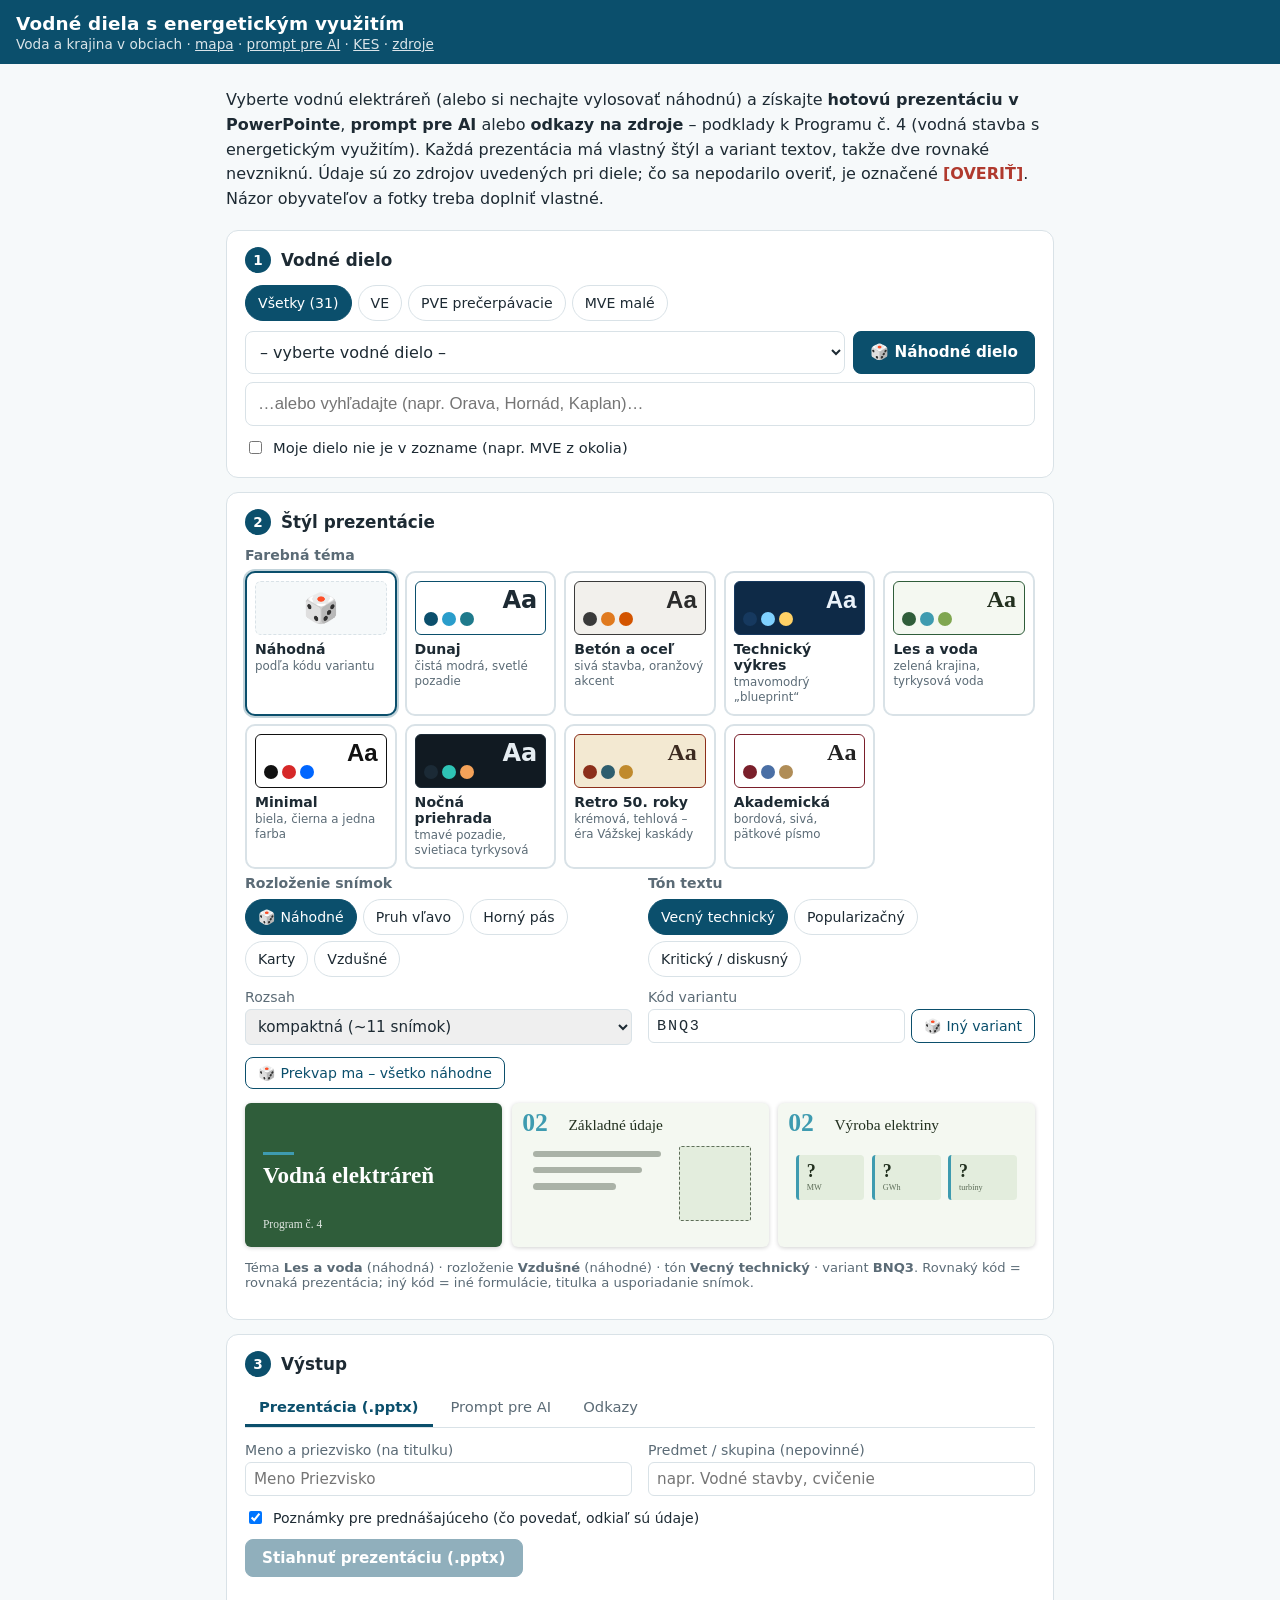
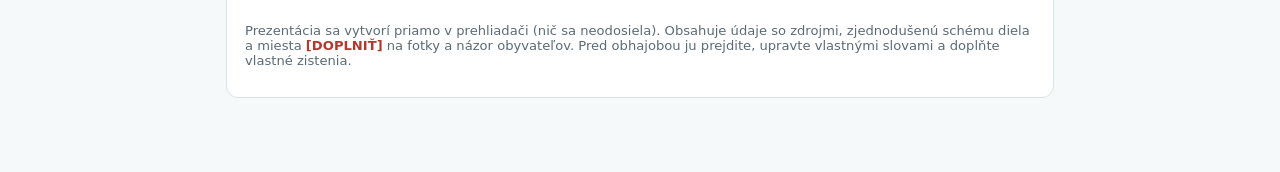
<file: docs/diela.html>
<!DOCTYPE html>
<html lang="sk">
<head>
  <meta charset="utf-8">
  <meta name="viewport" content="width=device-width, initial-scale=1">
  <title>Vodné diela s energetickým využitím – prezentácia, prompt, zdroje · Voda a krajina v obciach</title>
  <meta name="description" content="Vyberte vodnú elektráreň na Slovensku (alebo náhodnú) a stiahnite si prezentáciu v PowerPointe vo vlastnom štýle, prompt pre AI alebo odkazy na zdroje – podklady k Programu č. 4.">
  <meta name="theme-color" content="#0b4f6c">
  <link rel="stylesheet" href="css/style.css">
  <link rel="stylesheet" href="css/prompt.css">
  <link rel="stylesheet" href="css/diela.css">
</head>
<body class="stranka-prompt stranka-diela">
  <header class="hlavicka">
    <div class="hlavicka__nazov">
      <h1>Vodné diela s energetickým využitím</h1>
      <p>Voda a krajina v obciach · <a href="index.html">mapa</a> · <a href="prompt.html">prompt pre AI</a> · <a href="kes.html">KES</a> · <a href="zdroje.html">zdroje</a></p>
    </div>
  </header>

  <main class="gen">
    <p class="gen__uvod">Vyberte vodnú elektráreň (alebo si nechajte vylosovať náhodnú) a získajte <b>hotovú prezentáciu v PowerPointe</b>,
      <b>prompt pre AI</b> alebo <b>odkazy na zdroje</b> – podklady k Programu č. 4 (vodná stavba s energetickým využitím).
      Každá prezentácia má vlastný štýl a variant textov, takže dve rovnaké nevzniknú. Údaje sú zo zdrojov uvedených pri diele;
      čo sa nepodarilo overiť, je označené <span class="overit">[OVERIŤ]</span>. Názor obyvateľov a fotky treba doplniť vlastné.</p>

    <section class="krok">
      <h2><span>1</span> Vodné dielo</h2>
      <div class="filter" role="radiogroup" aria-label="Typ elektrárne">
        <label class="segment"><input type="radio" name="filter" value="vsetky" checked><span>Všetky (<b id="pocet-diel">…</b>)</span></label>
        <label class="segment"><input type="radio" name="filter" value="VE"><span>VE</span></label>
        <label class="segment"><input type="radio" name="filter" value="PVE"><span>PVE prečerpávacie</span></label>
        <label class="segment"><input type="radio" name="filter" value="MVE"><span>MVE malé</span></label>
      </div>
      <div class="vyber-riadok">
        <label for="vyber" class="skryte">Vodné dielo</label>
        <select id="vyber" class="vyber-dielo"></select>
        <button type="button" id="nahodne" class="tlacidlo-hlavne">🎲 Náhodné dielo</button>
      </div>
      <div class="hladanie hladanie--velke" role="search">
        <label for="hladaj" class="skryte">Vyhľadať dielo</label>
        <input id="hladaj" type="search" placeholder="…alebo vyhľadajte (napr. Orava, Hornád, Kaplan)…" autocomplete="off"
               role="combobox" aria-autocomplete="list" aria-expanded="false" aria-controls="navrhy" disabled>
        <ul id="navrhy" class="hladanie__navrhy" role="listbox" hidden></ul>
      </div>
      <label class="zaskrtavatko vlastne-prepinac"><input type="checkbox" id="rezim-vlastne"> Moje dielo nie je v zozname (napr. MVE z okolia)</label>
      <div id="vlastne-form" class="formular" hidden>
        <label>Názov diela<input id="v-nazov" type="text" placeholder="napr. MVE Podolínec"></label>
        <label>Tok<input id="v-tok" type="text" placeholder="napr. Poprad"></label>
        <label>Oblasť / obec<input id="v-oblast" type="text" placeholder="napr. Spiš"></label>
        <label>Typ elektrárne<select id="v-typ"></select></label>
        <label class="formular__siroke">Typ turbín (ak viete)
          <select id="v-turbiny">
            <option value="">neviem – doplním</option>
            <option>Kaplan</option><option>Kaplan (horizontálna)</option><option>Francis</option>
            <option>Pelton</option><option>Bánki (priečnoprietočná)</option><option>Dériaz (reverzibilná)</option>
          </select>
        </label>
      </div>
      <div id="dielo-info" class="dielo-info" hidden></div>
    </section>

    <section class="krok">
      <h2><span>2</span> Štýl prezentácie</h2>
      <h3 class="podnadpis">Farebná téma</h3>
      <div id="temy" class="temy-mriezka" role="radiogroup" aria-label="Farebná téma"></div>
      <div class="formular formular--styl">
        <div>
          <h3 class="podnadpis">Rozloženie snímok</h3>
          <div id="rozlozenia" class="segmenty" role="radiogroup" aria-label="Rozloženie"></div>
        </div>
        <div>
          <h3 class="podnadpis">Tón textu</h3>
          <div id="tony" class="segmenty" role="radiogroup" aria-label="Tón textu"></div>
        </div>
        <label>Rozsah
          <select id="rozsah">
            <option value="kompaktna">kompaktná (~11 snímok)</option>
            <option value="podrobna">podrobná (~15 snímok)</option>
          </select>
        </label>
        <label>Kód variantu
          <span class="kod-riadok"><input id="kod" type="text" maxlength="8" autocomplete="off" spellcheck="false" aria-describedby="nahlad-popis">
            <button type="button" id="novy-variant" title="Iné formulácie, titulka a usporiadanie">🎲 Iný variant</button></span>
        </label>
      </div>
      <button type="button" id="vsetko-nahodne" class="tlacidlo-sekundarne">🎲 Prekvap ma – všetko náhodne</button>
      <div id="nahlad" class="nahlad" aria-label="Náhľad štýlu"></div>
      <p id="nahlad-popis" class="poznamka"></p>
    </section>

    <section class="krok">
      <h2><span>3</span> Výstup</h2>
      <nav class="karty-vystup" role="tablist">
        <button role="tab" data-karta="pptx" aria-selected="true">Prezentácia (.pptx)</button>
        <button role="tab" data-karta="prompt" aria-selected="false">Prompt pre AI</button>
        <button role="tab" data-karta="odkazy" aria-selected="false">Odkazy</button>
      </nav>

      <div id="panel-pptx" class="vystup-panel">
        <div class="formular">
          <label>Meno a priezvisko (na titulku)<input id="autor" type="text" autocomplete="name" placeholder="Meno Priezvisko"></label>
          <label>Predmet / skupina (nepovinné)<input id="predmet" type="text" placeholder="napr. Vodné stavby, cvičenie"></label>
          <label class="zaskrtavatko"><input type="checkbox" id="poznamky" checked> Poznámky pre prednášajúceho (čo povedať, odkiaľ sú údaje)</label>
        </div>
        <button type="button" id="stiahni" class="tlacidlo-hlavne" disabled>Stiahnuť prezentáciu (.pptx)</button>
        <p id="pptx-hlasenie" class="hlasenie" role="status" aria-live="polite"></p>
        <p class="poznamka">Prezentácia sa vytvorí priamo v prehliadači (nič sa neodosiela). Obsahuje údaje so zdrojmi, zjednodušenú schému diela
          a miesta <span class="overit">[DOPLNIŤ]</span> na fotky a názor obyvateľov. Pred obhajobou ju prejdite, upravte vlastnými slovami a doplňte vlastné zistenia.</p>
      </div>

      <div id="panel-prompt" class="vystup-panel" hidden>
        <div class="formular">
          <label class="formular__siroke">Čo má AI vytvoriť
            <select id="vystup-ai">
              <option value="texty">texty snímok + poznámky pre hovoriaceho</option>
              <option value="python">skript python-pptx (hotový .pptx v zvolenom štýle)</option>
              <option value="copilot">zadanie pre Copilot v PowerPointe / Gamma</option>
            </select>
          </label>
        </div>
        <button type="button" id="vytvor-prompt" class="tlacidlo-hlavne" disabled>Vytvoriť prompt</button>
        <div id="prompt-vystup" hidden>
          <textarea id="prompt" rows="16" readonly aria-label="Vytvorený prompt"></textarea>
          <p id="dlzka" class="poznamka"></p>
          <div class="akcie">
            <button type="button" id="kopiruj" class="tlacidlo-hlavne">Kopírovať prompt</button>
            <button type="button" id="claude">Kopírovať a otvoriť Claude</button>
            <button type="button" id="chatgpt">Kopírovať a otvoriť ChatGPT</button>
          </div>
          <p id="prompt-hlasenie" class="hlasenie" role="status" aria-live="polite"></p>
          <p class="poznamka">Prompt preberá zvolený tón a kód variantu (osobitosti textu), takže sa líši aj pri rovnakom diele. Výstup AI vždy skontrolujte.</p>
        </div>
      </div>

      <div id="panel-odkazy" class="vystup-panel" hidden>
        <div id="odkazy"></div>
      </div>
    </section>
  </main>

  <script src="vendor/pptxgenjs/pptxgen.bundle.js"></script>
  <script src="js/diela-styly.js"></script>
  <script src="js/diela.js"></script>
</body>
</html>
</file>
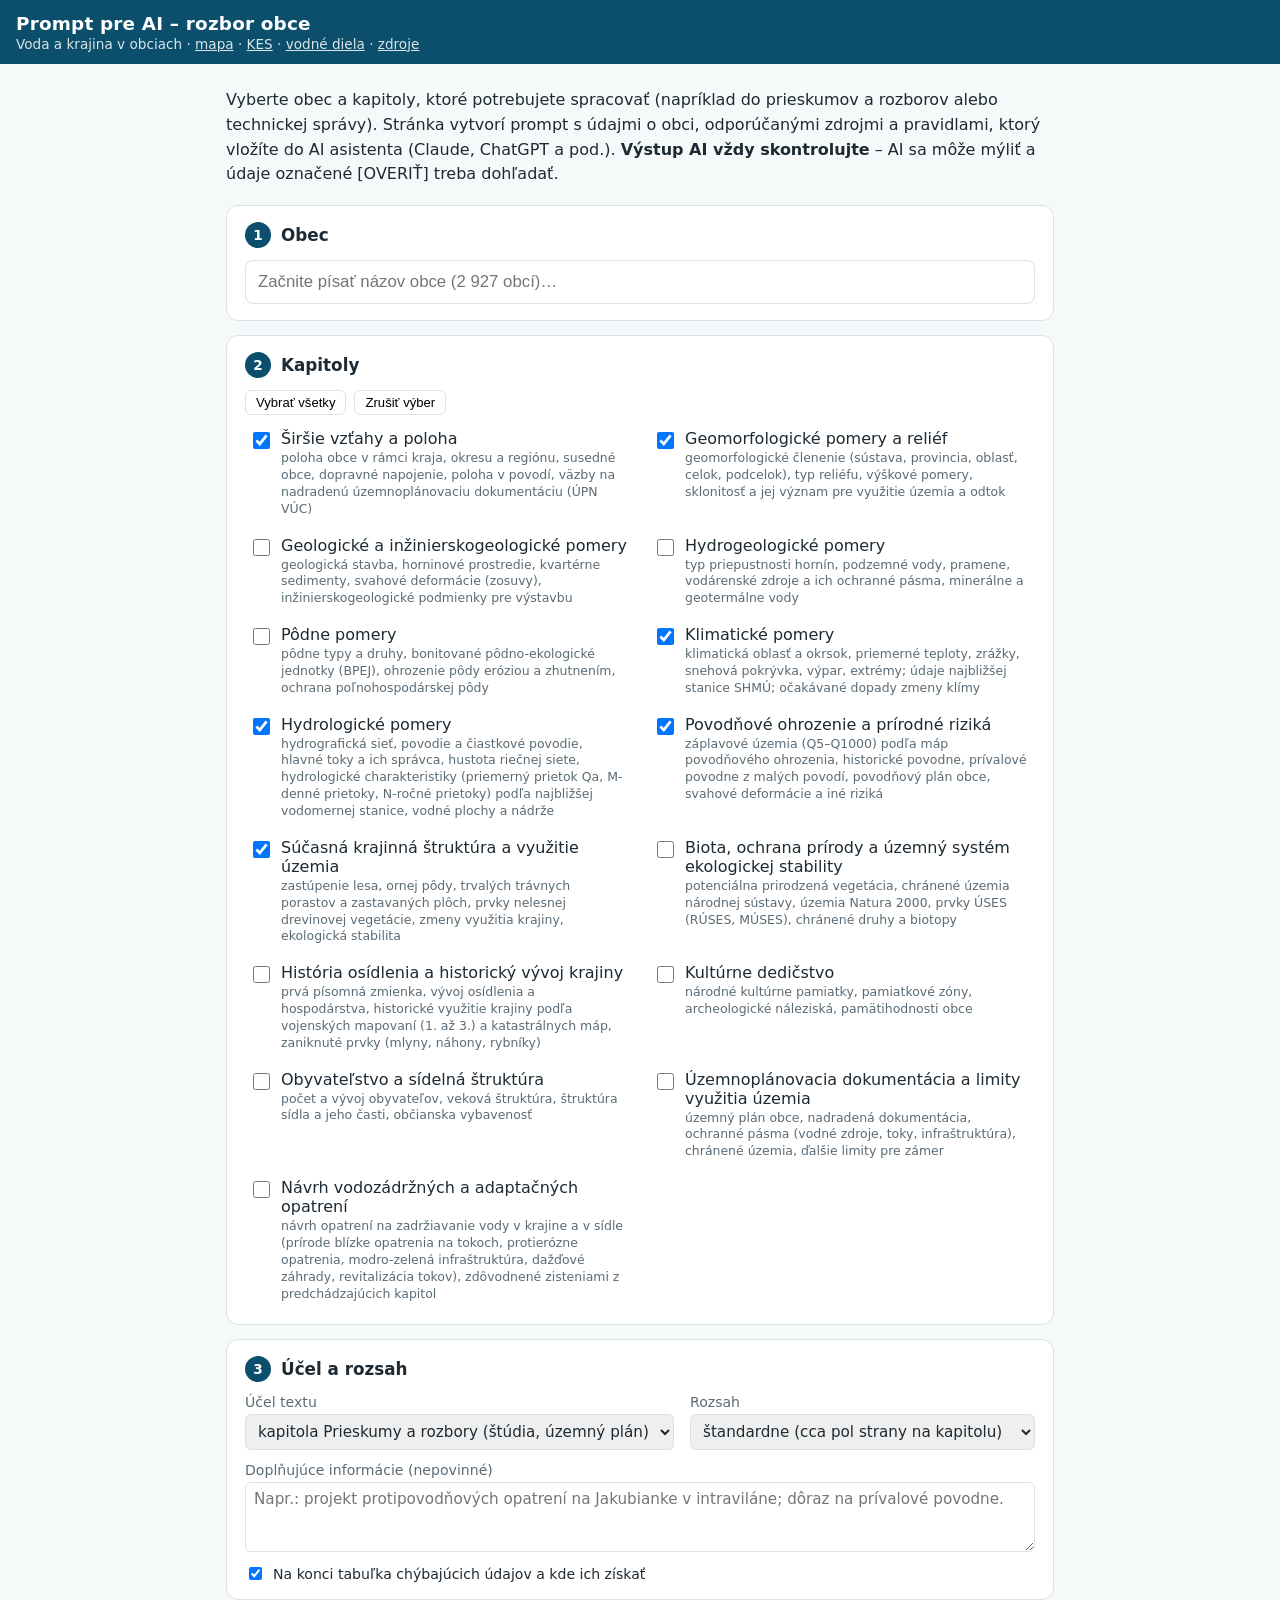
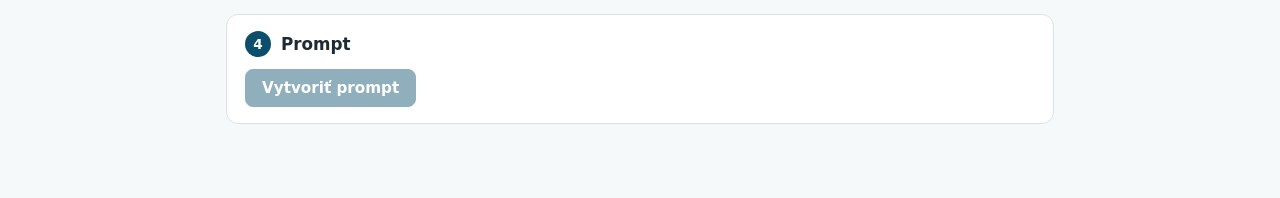
<file: docs/prompt.html>
<!DOCTYPE html>
<html lang="sk">
<head>
  <meta charset="utf-8">
  <meta name="viewport" content="width=device-width, initial-scale=1">
  <title>Prompt pre AI – rozbor obce · Voda a krajina v obciach</title>
  <meta name="description" content="Vyberte obec Slovenska a kapitoly rozboru (širšie vzťahy, klíma, hydrológia, história…) a získajte hotový prompt pre AI s údajmi obce a odporúčanými zdrojmi.">
  <meta name="theme-color" content="#0b4f6c">
  <link rel="stylesheet" href="css/style.css">
  <link rel="stylesheet" href="css/prompt.css">
</head>
<body class="stranka-prompt">
  <header class="hlavicka">
    <div class="hlavicka__nazov">
      <h1>Prompt pre AI – rozbor obce</h1>
      <p>Voda a krajina v obciach · <a href="index.html">mapa</a> · <a href="kes.html">KES</a> · <a href="diela.html">vodné diela</a> · <a href="zdroje.html">zdroje</a></p>
    </div>
  </header>

  <main class="gen">
    <p class="gen__uvod">Vyberte obec a kapitoly, ktoré potrebujete spracovať (napríklad do prieskumov a rozborov
      alebo technickej správy). Stránka vytvorí prompt s údajmi o obci, odporúčanými zdrojmi a pravidlami,
      ktorý vložíte do AI asistenta (Claude, ChatGPT a pod.). <b>Výstup AI vždy skontrolujte</b> – AI sa môže mýliť
      a údaje označené [OVERIŤ] treba dohľadať.</p>

    <section class="krok">
      <h2><span>1</span> Obec</h2>
      <div class="hladanie hladanie--velke" role="search">
        <label for="hladaj" class="skryte">Vyhľadať obec</label>
        <input id="hladaj" type="search" placeholder="Začnite písať názov obce…" autocomplete="off"
               role="combobox" aria-autocomplete="list" aria-expanded="false" aria-controls="navrhy" disabled>
        <ul id="navrhy" class="hladanie__navrhy" role="listbox" hidden></ul>
      </div>
      <div id="obec-info" class="obec-info" hidden></div>
    </section>

    <section class="krok">
      <h2><span>2</span> Kapitoly</h2>
      <div class="tlacidla-male">
        <button type="button" id="vsetky">Vybrať všetky</button>
        <button type="button" id="ziadne">Zrušiť výber</button>
      </div>
      <div id="temy" class="temy"></div>
    </section>

    <section class="krok">
      <h2><span>3</span> Účel a rozsah</h2>
      <div class="formular">
        <label>Účel textu
          <select id="ucel"></select>
        </label>
        <label>Rozsah
          <select id="rozsah"></select>
        </label>
        <label class="formular__siroke">Doplňujúce informácie (nepovinné)
          <textarea id="doplnenie" rows="3" placeholder="Napr.: projekt protipovodňových opatrení na Jakubianke v intraviláne; dôraz na prívalové povodne."></textarea>
        </label>
        <label class="zaskrtavatko"><input type="checkbox" id="tabulka" checked> Na konci tabuľka chýbajúcich údajov a kde ich získať</label>
      </div>
    </section>

    <section class="krok">
      <h2><span>4</span> Prompt</h2>
      <button type="button" id="vytvor" class="tlacidlo-hlavne" disabled>Vytvoriť prompt</button>
      <div id="vystup" hidden>
        <textarea id="prompt" rows="16" readonly aria-label="Vytvorený prompt"></textarea>
        <p id="dlzka" class="poznamka"></p>
        <div class="akcie">
          <button type="button" id="kopiruj" class="tlacidlo-hlavne">Kopírovať prompt</button>
          <button type="button" id="claude">Kopírovať a otvoriť Claude</button>
          <button type="button" id="chatgpt">Kopírovať a otvoriť ChatGPT</button>
        </div>
        <p id="hlasenie" class="hlasenie" role="status" aria-live="polite"></p>
        <p class="poznamka">Pri otváraní AI sa prompt najprv skopíruje do schránky. Ak sa do okna AI nevloží sám,
          vložte ho klávesmi Ctrl+V (na mobile podržaním a „Vložiť“). Ak má AI asistent zapnuté vyhľadávanie na webe,
          dokáže údaje zo zdrojov priamo dohľadať.</p>
      </div>
    </section>
  </main>

  <script src="js/ai-temy.js"></script>
  <script src="js/prompt.js"></script>
</body>
</html>
</file>
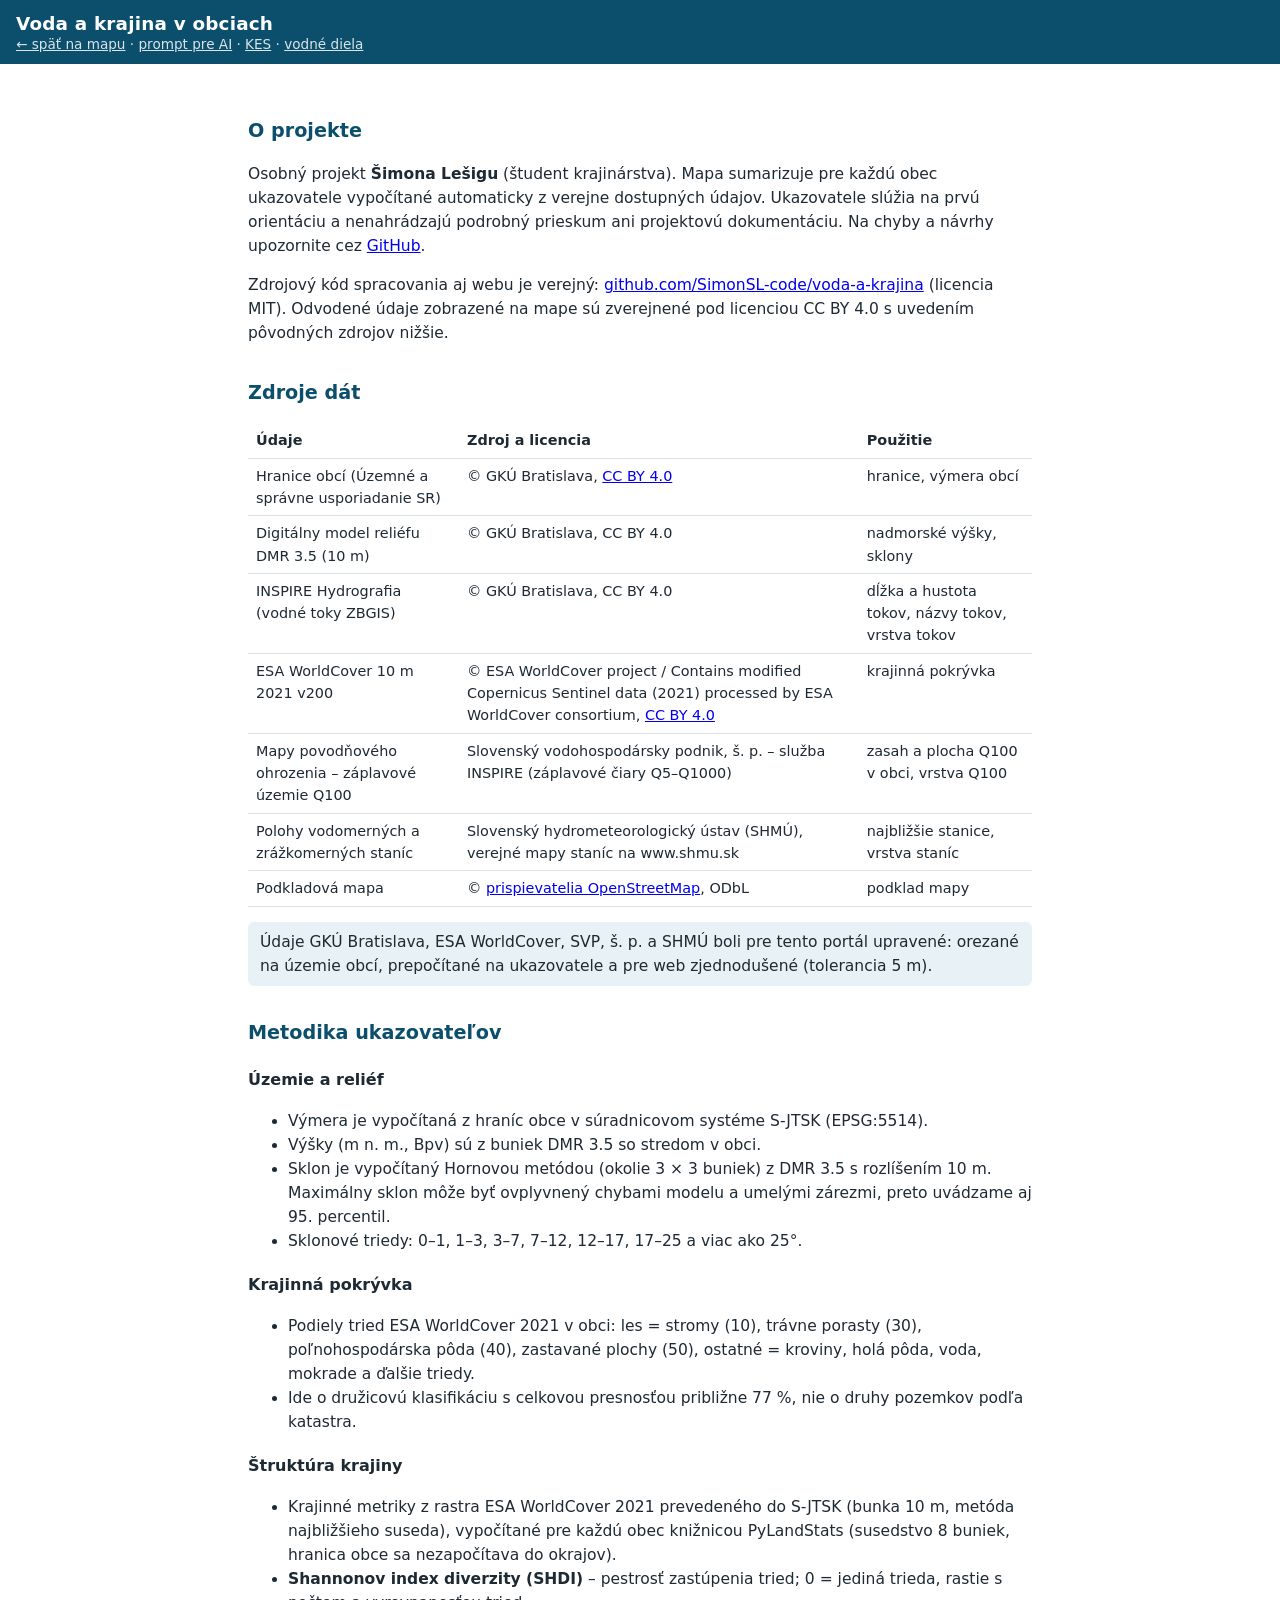
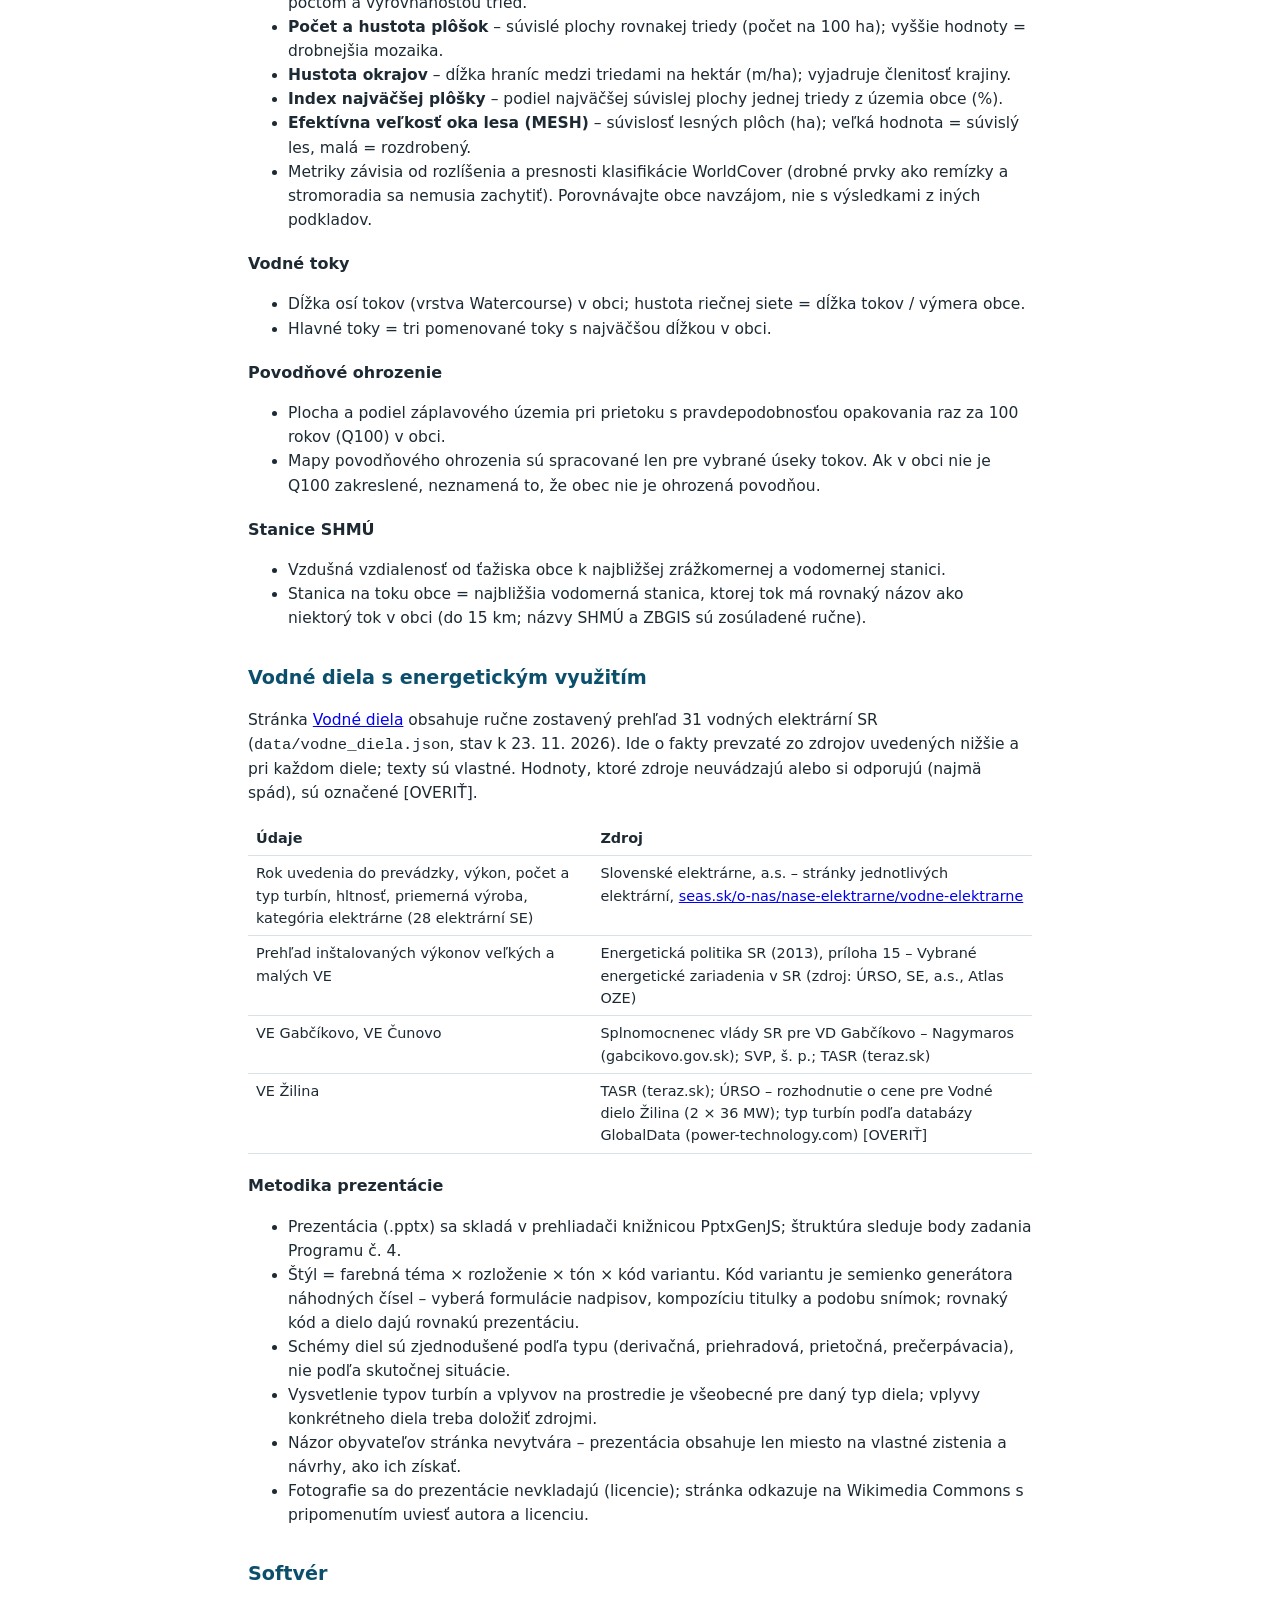
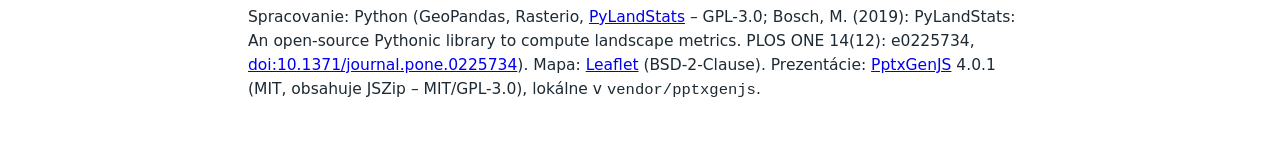
<file: docs/zdroje.html>
<!DOCTYPE html>
<html lang="sk">
<head>
  <meta charset="utf-8">
  <meta name="viewport" content="width=device-width, initial-scale=1">
  <title>Zdroje dát a metodika – Voda a krajina v obciach</title>
  <link rel="stylesheet" href="css/style.css">
  <style>
    body { display: block; }
    .stranka { max-width: 820px; margin: 0 auto; padding: 20px 18px 48px; line-height: 1.55; }
    .stranka h2 { margin-top: 32px; font-size: 1.2rem; color: var(--modra); }
    .stranka h3 { margin: 20px 0 4px; font-size: 1rem; }
    .stranka p, .stranka li { font-size: .97rem; }
    .stranka table { border-collapse: collapse; width: 100%; font-size: .9rem; }
    .stranka th, .stranka td { text-align: left; vertical-align: top; padding: 6px 8px; border-bottom: 1px solid var(--ciara); }
    .citacia { background: var(--modra-svetla); padding: 8px 12px; border-radius: 6px; font-size: .9rem; }
    .hlavicka a { color: #fff; }
  </style>
</head>
<body>
  <header class="hlavicka">
    <div class="hlavicka__nazov">
      <h1>Voda a krajina v obciach</h1>
      <p><a href="index.html">← späť na mapu</a> · <a href="prompt.html">prompt pre AI</a> · <a href="kes.html">KES</a> · <a href="diela.html">vodné diela</a></p>
    </div>
  </header>

  <main class="stranka">
    <h2>O projekte</h2>
    <p>Osobný projekt <b>Šimona Lešigu</b> (študent krajinárstva). Mapa sumarizuje pre každú obec
      ukazovatele vypočítané automaticky z verejne dostupných údajov. Ukazovatele slúžia na prvú orientáciu
      a nenahrádzajú podrobný prieskum ani projektovú dokumentáciu. Na chyby a návrhy upozornite cez
      <a href="https://github.com/SimonSL-code/voda-a-krajina/issues">GitHub</a>.</p>
    <p>Zdrojový kód spracovania aj webu je verejný:
      <a href="https://github.com/SimonSL-code/voda-a-krajina">github.com/SimonSL-code/voda-a-krajina</a> (licencia MIT).
      Odvodené údaje zobrazené na mape sú zverejnené pod licenciou CC BY 4.0 s uvedením pôvodných zdrojov nižšie.</p>

    <h2>Zdroje dát</h2>
    <table>
      <thead><tr><th>Údaje</th><th>Zdroj a licencia</th><th>Použitie</th></tr></thead>
      <tbody>
        <tr><td>Hranice obcí (Územné a správne usporiadanie SR)</td>
          <td>© GKÚ Bratislava, <a href="https://creativecommons.org/licenses/by/4.0/deed.sk">CC BY 4.0</a></td>
          <td>hranice, výmera obcí</td></tr>
        <tr><td>Digitálny model reliéfu DMR 3.5 (10 m)</td>
          <td>© GKÚ Bratislava, CC BY 4.0</td>
          <td>nadmorské výšky, sklony</td></tr>
        <tr><td>INSPIRE Hydrografia (vodné toky ZBGIS)</td>
          <td>© GKÚ Bratislava, CC BY 4.0</td>
          <td>dĺžka a hustota tokov, názvy tokov, vrstva tokov</td></tr>
        <tr><td>ESA WorldCover 10 m 2021 v200</td>
          <td>© ESA WorldCover project / Contains modified Copernicus Sentinel data (2021) processed by ESA WorldCover consortium,
            <a href="https://creativecommons.org/licenses/by/4.0/">CC BY 4.0</a></td>
          <td>krajinná pokrývka</td></tr>
        <!-- OVERIŤ pred zverejnením: podmienky použitia máp povodňového ohrozenia SVP -->
        <tr><td>Mapy povodňového ohrozenia – záplavové územie Q100</td>
          <td>Slovenský vodohospodársky podnik, š. p. – služba INSPIRE (záplavové čiary Q5–Q1000)</td>
          <td>zasah a plocha Q100 v obci, vrstva Q100</td></tr>
        <!-- OVERIŤ pred zverejnením: podmienky použitia údajov z webu SHMÚ -->
        <tr><td>Polohy vodomerných a zrážkomerných staníc</td>
          <td>Slovenský hydrometeorologický ústav (SHMÚ), verejné mapy staníc na www.shmu.sk</td>
          <td>najbližšie stanice, vrstva staníc</td></tr>
        <tr><td>Podkladová mapa</td>
          <td>© <a href="https://www.openstreetmap.org/copyright">prispievatelia OpenStreetMap</a>, ODbL</td>
          <td>podklad mapy</td></tr>
      </tbody>
    </table>
    <p class="citacia">Údaje GKÚ Bratislava, ESA WorldCover, SVP, š. p. a SHMÚ boli pre tento portál upravené:
      orezané na územie obcí, prepočítané na ukazovatele a pre web zjednodušené (tolerancia 5 m).</p>

    <h2>Metodika ukazovateľov</h2>
    <h3>Územie a reliéf</h3>
    <ul>
      <li>Výmera je vypočítaná z hraníc obce v súradnicovom systéme S-JTSK (EPSG:5514).</li>
      <li>Výšky (m n. m., Bpv) sú z buniek DMR 3.5 so stredom v obci.</li>
      <li>Sklon je vypočítaný Hornovou metódou (okolie 3 × 3 buniek) z DMR 3.5 s rozlíšením 10 m. Maximálny sklon
        môže byť ovplyvnený chybami modelu a umelými zárezmi, preto uvádzame aj 95. percentil.</li>
      <li>Sklonové triedy: 0–1, 1–3, 3–7, 7–12, 12–17, 17–25 a viac ako 25°.</li>
    </ul>
    <h3>Krajinná pokrývka</h3>
    <ul>
      <li>Podiely tried ESA WorldCover 2021 v obci: les = stromy (10), trávne porasty (30), poľnohospodárska pôda (40),
        zastavané plochy (50), ostatné = kroviny, holá pôda, voda, mokrade a ďalšie triedy.</li>
      <li>Ide o družicovú klasifikáciu s celkovou presnosťou približne 77 %, nie o druhy pozemkov podľa katastra.</li>
    </ul>
    <h3>Štruktúra krajiny</h3>
    <ul>
      <li>Krajinné metriky z rastra ESA WorldCover 2021 prevedeného do S-JTSK (bunka 10 m, metóda najbližšieho suseda),
        vypočítané pre každú obec knižnicou PyLandStats (susedstvo 8 buniek, hranica obce sa nezapočítava do okrajov).</li>
      <li><b>Shannonov index diverzity (SHDI)</b> – pestrosť zastúpenia tried; 0 = jediná trieda, rastie s počtom a vyrovnanosťou tried.</li>
      <li><b>Počet a hustota plôšok</b> – súvislé plochy rovnakej triedy (počet na 100 ha); vyššie hodnoty = drobnejšia mozaika.</li>
      <li><b>Hustota okrajov</b> – dĺžka hraníc medzi triedami na hektár (m/ha); vyjadruje členitosť krajiny.</li>
      <li><b>Index najväčšej plôšky</b> – podiel najväčšej súvislej plochy jednej triedy z územia obce (%).</li>
      <li><b>Efektívna veľkosť oka lesa (MESH)</b> – súvislosť lesných plôch (ha); veľká hodnota = súvislý les, malá = rozdrobený.</li>
      <li>Metriky závisia od rozlíšenia a presnosti klasifikácie WorldCover (drobné prvky ako remízky a stromoradia sa nemusia zachytiť).
        Porovnávajte obce navzájom, nie s výsledkami z iných podkladov.</li>
    </ul>
    <h3>Vodné toky</h3>
    <ul>
      <li>Dĺžka osí tokov (vrstva Watercourse) v obci; hustota riečnej siete = dĺžka tokov / výmera obce.</li>
      <li>Hlavné toky = tri pomenované toky s najväčšou dĺžkou v obci.</li>
    </ul>
    <h3>Povodňové ohrozenie</h3>
    <ul>
      <li>Plocha a podiel záplavového územia pri prietoku s pravdepodobnosťou opakovania raz za 100 rokov (Q100) v obci.</li>
      <li>Mapy povodňového ohrozenia sú spracované len pre vybrané úseky tokov. Ak v obci nie je Q100 zakreslené,
        neznamená to, že obec nie je ohrozená povodňou.</li>
    </ul>
    <h3>Stanice SHMÚ</h3>
    <ul>
      <li>Vzdušná vzdialenosť od ťažiska obce k najbližšej zrážkomernej a vodomernej stanici.</li>
      <li>Stanica na toku obce = najbližšia vodomerná stanica, ktorej tok má rovnaký názov ako niektorý tok v obci
        (do 15 km; názvy SHMÚ a ZBGIS sú zosúladené ručne).</li>
    </ul>

    <h2 id="vodne-diela">Vodné diela s energetickým využitím</h2>
    <p>Stránka <a href="diela.html">Vodné diela</a> obsahuje ručne zostavený prehľad 31 vodných elektrární SR
      (<code>data/vodne_diela.json</code>, stav k 23. 11. 2026). Ide o fakty prevzaté zo zdrojov uvedených nižšie a pri každom diele;
      texty sú vlastné. Hodnoty, ktoré zdroje neuvádzajú alebo si odporujú (najmä spád), sú označené [OVERIŤ].</p>
    <table>
      <thead><tr><th>Údaje</th><th>Zdroj</th></tr></thead>
      <tbody>
        <tr><td>Rok uvedenia do prevádzky, výkon, počet a typ turbín, hltnosť, priemerná výroba, kategória elektrárne (28 elektrární SE)</td>
          <td>Slovenské elektrárne, a.s. – stránky jednotlivých elektrární, <a href="https://www.seas.sk/o-nas/nase-elektrarne/vodne-elektrarne/">seas.sk/o-nas/nase-elektrarne/vodne-elektrarne</a></td></tr>
        <tr><td>Prehľad inštalovaných výkonov veľkých a malých VE</td>
          <td>Energetická politika SR (2013), príloha 15 – Vybrané energetické zariadenia v SR (zdroj: ÚRSO, SE, a.s., Atlas OZE)</td></tr>
        <tr><td>VE Gabčíkovo, VE Čunovo</td>
          <td>Splnomocnenec vlády SR pre VD Gabčíkovo – Nagymaros (gabcikovo.gov.sk); SVP, š. p.; TASR (teraz.sk)</td></tr>
        <tr><td>VE Žilina</td>
          <td>TASR (teraz.sk); ÚRSO – rozhodnutie o cene pre Vodné dielo Žilina (2 × 36 MW); typ turbín podľa databázy GlobalData (power-technology.com) [OVERIŤ]</td></tr>
      </tbody>
    </table>
    <h3>Metodika prezentácie</h3>
    <ul>
      <li>Prezentácia (.pptx) sa skladá v prehliadači knižnicou PptxGenJS; štruktúra sleduje body zadania Programu č. 4.</li>
      <li>Štýl = farebná téma × rozloženie × tón × kód variantu. Kód variantu je semienko generátora náhodných čísel – vyberá formulácie nadpisov,
        kompozíciu titulky a podobu snímok; rovnaký kód a dielo dajú rovnakú prezentáciu.</li>
      <li>Schémy diel sú zjednodušené podľa typu (derivačná, priehradová, prietočná, prečerpávacia), nie podľa skutočnej situácie.</li>
      <li>Vysvetlenie typov turbín a vplyvov na prostredie je všeobecné pre daný typ diela; vplyvy konkrétneho diela treba doložiť zdrojmi.</li>
      <li>Názor obyvateľov stránka nevytvára – prezentácia obsahuje len miesto na vlastné zistenia a návrhy, ako ich získať.</li>
      <li>Fotografie sa do prezentácie nevkladajú (licencie); stránka odkazuje na Wikimedia Commons s pripomenutím uviesť autora a licenciu.</li>
    </ul>

    <h2>Softvér</h2>
    <p>Spracovanie: Python (GeoPandas, Rasterio, <a href="https://github.com/martibosch/pylandstats">PyLandStats</a> – GPL-3.0;
      Bosch, M. (2019): PyLandStats: An open-source Pythonic library to compute landscape metrics. PLOS ONE 14(12): e0225734,
      <a href="https://doi.org/10.1371/journal.pone.0225734">doi:10.1371/journal.pone.0225734</a>). Mapa: <a href="https://leafletjs.com">Leaflet</a> (BSD-2-Clause). Prezentácie: <a href="https://github.com/gitbrent/PptxGenJS">PptxGenJS</a> 4.0.1 (MIT, obsahuje JSZip – MIT/GPL-3.0), lokálne v <code>vendor/pptxgenjs</code>.</p>
  </main>
</body>
</html>
</file>
<file: docs/css/style.css>
:root {
  --modra: #0b4f6c;
  --modra-svetla: #e8f1f5;
  --text: #1d2a33;
  --text-tlmeny: #5b6b76;
  --ciara: #d9e2e7;
  --pozadie: #ffffff;
  --les: #2f7d32;
  --trava: #b5cf62;
  --polno: #e8c15a;
  --zast: #c8463d;
  --ost: #9aa5b1;
  --panel-sirka: 400px;
  --hlavicka-vyska: 64px;
  font-family: system-ui, -apple-system, "Segoe UI", Roboto, "Helvetica Neue", Arial, sans-serif;
  color: var(--text);
}

* { box-sizing: border-box; }
html, body { margin: 0; height: 100%; }
body { display: flex; flex-direction: column; background: var(--pozadie); }

.skryte { position: absolute; width: 1px; height: 1px; overflow: hidden; clip: rect(0 0 0 0); }

/* Hlavička */
.hlavicka {
  display: flex; align-items: center; gap: 16px; justify-content: space-between;
  min-height: var(--hlavicka-vyska); padding: 8px 16px;
  background: var(--modra); color: #fff; z-index: 1000;
}
.hlavicka h1 { margin: 0; font-size: 1.15rem; font-weight: 650; letter-spacing: .01em; }
.hlavicka p { margin: 2px 0 0; font-size: .85rem; opacity: .85; }

.hladanie { position: relative; width: min(340px, 45vw); }
.hladanie input {
  width: 100%; padding: 9px 12px; border: 0; border-radius: 8px; font-size: 1rem;
  background: #fff; color: var(--text);
}
.hladanie input:focus { outline: 3px solid #8cc4dc; }
.hladanie__navrhy {
  position: absolute; top: calc(100% + 4px); left: 0; right: 0; margin: 0; padding: 4px 0;
  list-style: none; background: #fff; color: var(--text); border-radius: 8px;
  box-shadow: 0 6px 24px rgba(0,0,0,.18); max-height: 50vh; overflow-y: auto; z-index: 2000;
}
.hladanie__navrhy li { padding: 8px 12px; cursor: pointer; }
.hladanie__navrhy li small { color: var(--text-tlmeny); margin-left: 6px; }
.hladanie__navrhy li[aria-selected="true"], .hladanie__navrhy li:hover { background: var(--modra-svetla); }

/* Mapa a panel */
.obsah { position: relative; flex: 1; display: flex; min-height: 0; }
#mapa { flex: 1; min-height: 0; background: #eef2f4; }
.panel {
  position: relative; width: var(--panel-sirka); overflow-y: auto;
  border-left: 1px solid var(--ciara); background: var(--pozadie); padding: 16px 18px 28px;
}
.panel__zavriet {
  position: absolute; top: 12px; right: 12px; width: 36px; height: 36px;
  border: 0; border-radius: 50%; background: var(--modra-svetla); color: var(--modra);
  font-size: 1.4rem; line-height: 1; cursor: pointer; z-index: 2;
}

/* Karta */
.karta h2 { margin: 0 0 2px; padding-right: 44px; font-size: 1.4rem; }
.uvod h2 { padding-right: 44px; }
.karta .podtitul { margin: 0 0 14px; color: var(--text-tlmeny); font-size: .9rem; }
.karta section { padding: 12px 0; border-top: 1px solid var(--ciara); }
.karta h3 { margin: 0 0 8px; font-size: .78rem; text-transform: uppercase; letter-spacing: .06em; color: var(--modra); }
.cisla { display: grid; grid-template-columns: 1fr 1fr; gap: 8px 14px; margin: 0; }
.cisla div { min-width: 0; }
.cisla dt { font-size: .78rem; color: var(--text-tlmeny); }
.cisla dd { margin: 0; font-size: 1.05rem; font-weight: 600; font-variant-numeric: tabular-nums; }
.cisla dd small { font-weight: 400; color: var(--text-tlmeny); font-size: .8rem; }
.karta p { margin: 6px 0; line-height: 1.45; font-size: .93rem; }
.poznamka { color: var(--text-tlmeny); font-size: .82rem !important; }
.uvod h2 { font-size: 1.1rem; margin-top: 0; }
.uvod p { line-height: 1.5; font-size: .95rem; }

/* Graf: skladaný pruh pokrývky */
.pruh { display: flex; height: 18px; border-radius: 5px; overflow: hidden; margin: 4px 0 8px; background: var(--ciara); }
.pruh span { display: block; height: 100%; }
.legenda-pokryvky { list-style: none; margin: 0; padding: 0; display: grid; grid-template-columns: 1fr; gap: 3px; font-size: .88rem; }
.legenda-pokryvky li { display: flex; align-items: center; gap: 6px; }
.legenda-pokryvky b { margin-left: auto; font-variant-numeric: tabular-nums; }
.stvorcek { display: inline-block; width: 11px; height: 11px; border-radius: 2px; flex: none; }

/* Graf: sklonové triedy */
.stlpce { display: grid; grid-template-columns: repeat(7, 1fr); gap: 4px; align-items: end; height: 92px; margin-top: 6px; }
.stlpce .stlpec { display: flex; flex-direction: column; justify-content: flex-end; align-items: center; height: 100%; }
.stlpce .stlpec i { display: block; width: 100%; background: #3d86a8; border-radius: 3px 3px 0 0; min-height: 1px; }
.stlpce .stlpec span { font-size: .7rem; color: var(--text-tlmeny); font-variant-numeric: tabular-nums; margin-bottom: 2px; }
.stlpce-popisy { display: grid; grid-template-columns: repeat(7, 1fr); gap: 4px; font-size: .68rem; color: var(--text-tlmeny); text-align: center; margin-top: 3px; }

.stanice { list-style: none; margin: 0; padding: 0; }
.stanice li { padding: 5px 0; font-size: .92rem; line-height: 1.35; }
.stanice li small { display: block; color: var(--text-tlmeny); font-size: .8rem; }
.znacka { display: inline-block; padding: 1px 7px; border-radius: 10px; font-size: .78rem; font-weight: 600; }
.znacka--ano { background: #fde8e6; color: #a3261d; }
.znacka--nie { background: #e9f3ea; color: #2b6a2f; }

/* Legenda a ovládanie mapy */
.legenda {
  background: #fff; padding: 8px 10px; border-radius: 8px; box-shadow: 0 1px 6px rgba(0,0,0,.25);
  font-size: .8rem; line-height: 1.5; max-width: 230px;
}
.legenda select { width: 100%; font-size: .85rem; margin-bottom: 6px; padding: 3px; }
.legenda .riadok { display: flex; align-items: center; gap: 6px; }
.legenda__gradient { display: none; }
.legenda__gradient span { display: block; height: 10px; border-radius: 3px; margin-bottom: 2px; }
.legenda__gradient small { font-size: .72rem; color: var(--text-tlmeny); }
.legenda__gradient small + small { float: right; }
.legenda__vrstvy { margin-top: 6px; padding-top: 6px; border-top: 1px solid var(--ciara); }
.bodka { display: inline-block; width: 10px; height: 10px; border-radius: 50%; border: 1.5px solid #fff; box-shadow: 0 0 0 1px #9aa; flex: none; }
.ciarka { display: inline-block; width: 14px; height: 2px; background: #1f78b4; flex: none; }
.leaflet-tooltip.popis-obce { font-weight: 600; }

/* Mobil: karta ako spodný panel */
@media (max-width: 760px) {
  :root { --hlavicka-vyska: 56px; }
  .hlavicka { flex-wrap: wrap; gap: 8px; padding: 8px 12px; }
  .hladanie { width: 100%; }
  .obsah { flex-direction: column; }
  .panel {
    position: absolute; left: 0; right: 0; bottom: 0; width: auto; max-height: 58%;
    border-left: 0; border-top: 1px solid var(--ciara); border-radius: 14px 14px 0 0;
    box-shadow: 0 -4px 20px rgba(0,0,0,.18); z-index: 1100;
    padding-bottom: calc(24px + env(safe-area-inset-bottom));
  }
  .panel.panel--uvod { max-height: 30%; }
  .legenda { max-width: 170px; font-size: .75rem; padding: 6px 8px; }
  .legenda__triedy, .legenda__vrstvy { display: none; }
  .legenda__gradient { display: block; }
}

.odkaz-hlavicka { color: #fff; font-weight: 600; }
.tlacidlo-odkaz { display: inline-block; padding: 8px 12px; border-radius: 8px; background: var(--modra); color: #fff !important; text-decoration: none; font-weight: 600; font-size: .9rem; }
@media (max-width: 760px) { .hlavicka p { display: block; font-size: .8rem; } .hlavicka p #podnadpis { display: none; } }
</file>
<file: docs/css/prompt.css>
/* Stránka Prompt pre AI */
body.stranka-prompt { display: block; background: #f6f9fa; }
.hlavicka a { color: #fff; }
.gen { max-width: 860px; margin: 0 auto; padding: 18px 16px 60px; }
.gen__uvod { line-height: 1.55; margin: 6px 0 18px; }
.krok { background: #fff; border: 1px solid var(--ciara); border-radius: 12px; padding: 16px 18px; margin-bottom: 14px; }
.krok h2 { margin: 0 0 12px; font-size: 1.05rem; display: flex; align-items: center; gap: 10px; }
.krok h2 span {
  display: inline-flex; align-items: center; justify-content: center; width: 26px; height: 26px; border-radius: 50%;
  background: var(--modra); color: #fff; font-size: .85rem;
}
.hladanie--velke { width: 100%; }
.hladanie--velke input { border: 1px solid var(--ciara); font-size: 1.05rem; padding: 11px 12px; }
.hladanie--velke input:disabled { background: #f0f3f5; }
.obec-info { margin-top: 12px; padding: 10px 12px; background: var(--modra-svetla); border-radius: 8px; font-size: .93rem; line-height: 1.5; }
.obec-info b { font-size: 1.05rem; }
.obec-info .stitok { display: inline-block; margin-top: 4px; padding: 1px 8px; border-radius: 10px; font-size: .78rem; font-weight: 600; }
.stitok--ano { background: #e3f1e5; color: #2b6a2f; }
.stitok--nie { background: #f1ede3; color: #7a5b16; }

.temy { display: grid; grid-template-columns: 1fr 1fr; gap: 6px 18px; }
.tema { display: flex; gap: 8px; align-items: flex-start; padding: 6px 4px; border-radius: 6px; cursor: pointer; }
.tema:hover { background: #f3f7f9; }
.tema input { margin-top: 3px; flex: none; width: 17px; height: 17px; }
.tema small { display: block; color: var(--text-tlmeny); font-size: .78rem; line-height: 1.35; margin-top: 2px; }
.tlacidla-male { display: flex; gap: 8px; margin-bottom: 8px; }
.tlacidla-male button { font-size: .82rem; padding: 4px 10px; border: 1px solid var(--ciara); background: #fff; border-radius: 6px; cursor: pointer; }

.formular { display: grid; grid-template-columns: 1fr 1fr; gap: 12px 16px; }
.formular label { display: flex; flex-direction: column; gap: 4px; font-size: .88rem; color: var(--text-tlmeny); }
.formular select, .formular textarea { font: inherit; font-size: .95rem; color: var(--text); padding: 7px 8px; border: 1px solid var(--ciara); border-radius: 6px; }
.formular__siroke { grid-column: 1 / -1; }
.zaskrtavatko { flex-direction: row !important; align-items: center; gap: 8px !important; grid-column: 1 / -1; color: var(--text) !important; }

.tlacidlo-hlavne, .akcie button {
  font: inherit; font-size: .95rem; padding: 9px 16px; border-radius: 8px; cursor: pointer;
  border: 1px solid var(--modra); background: #fff; color: var(--modra);
}
.tlacidlo-hlavne { background: var(--modra); color: #fff; font-weight: 600; }
.tlacidlo-hlavne:disabled { opacity: .45; cursor: not-allowed; }
#prompt { width: 100%; margin-top: 12px; font: .82rem/1.45 ui-monospace, SFMono-Regular, Consolas, monospace; padding: 10px; border: 1px solid var(--ciara); border-radius: 8px; background: #fbfcfd; }
.akcie { display: flex; flex-wrap: wrap; gap: 8px; margin-top: 4px; }
.hlasenie { min-height: 1.2em; color: #2b6a2f; font-weight: 600; font-size: .9rem; }

@media (max-width: 760px) {
  .temy, .formular { grid-template-columns: 1fr; }
  .akcie button { flex: 1 1 100%; }
}
</file>
<file: docs/css/diela.css>
/* Stránka Vodné diela s energetickým využitím (nadväzuje na prompt.css) */
.overit { color: #b03a2e; font-weight: 600; white-space: nowrap; }
.podnadpis { margin: 14px 0 8px; font-size: .88rem; font-weight: 600; color: var(--text-tlmeny); }
.krok .podnadpis:first-of-type { margin-top: 0; }

/* segmentové prepínače */
.filter, .segmenty { display: flex; flex-wrap: wrap; gap: 6px; }
.filter { margin-bottom: 10px; }
.segment { position: relative; cursor: pointer; }
.segment input { position: absolute; opacity: 0; inset: 0; margin: 0; cursor: pointer; }
.segment span {
  display: inline-block; padding: 7px 12px; border: 1px solid var(--ciara); border-radius: 999px;
  font-size: .88rem; background: #fff; color: var(--text); min-height: 36px; line-height: 20px;
}
.segment input:checked + span { background: var(--modra); border-color: var(--modra); color: #fff; }
.segment input:focus-visible + span { outline: 3px solid #8cc4dc; }

.vyber-riadok { display: flex; gap: 8px; margin-bottom: 8px; }
.vyber-dielo { flex: 1; min-width: 0; font: inherit; font-size: 1rem; padding: 10px; border: 1px solid var(--ciara); border-radius: 8px; background: #fff; color: var(--text); }
.vyber-riadok .tlacidlo-hlavne { white-space: nowrap; }
.vlastne-prepinac { display: flex; align-items: center; gap: 8px; margin: 12px 0 4px; font-size: .92rem; }
#vlastne-form { margin-top: 8px; }
.formular input[type=text] { font: inherit; font-size: .95rem; color: var(--text); padding: 7px 8px; border: 1px solid var(--ciara); border-radius: 6px; }

.dielo-info { margin-top: 12px; padding: 12px 14px; background: var(--modra-svetla); border-radius: 8px; font-size: .92rem; line-height: 1.5; }
.dielo-info__hlava { display: flex; align-items: center; gap: 8px; margin-bottom: 6px; }
.dielo-info__hlava b { font-size: 1.05rem; }
.dielo-info details { margin: 6px 0; }
.dielo-info summary { cursor: pointer; font-weight: 600; }
.dielo-info ul { margin: 6px 0; padding-left: 20px; }
.dielo-info .poznamka a { color: var(--modra); }
.stitok { display: inline-block; padding: 1px 8px; border-radius: 10px; font-size: .75rem; font-weight: 700; }
.stitok--ve { background: #dcebf3; color: #0b4f6c; }
.stitok--pve { background: #efe1f5; color: #6a2c84; }
.stitok--mve { background: #e3f1e5; color: #2b6a2f; }
.tab-param { width: 100%; border-collapse: collapse; font-size: .88rem; }
.tab-param th { text-align: left; font-weight: 600; color: var(--text-tlmeny); padding: 3px 10px 3px 0; width: 34%; vertical-align: top; }
.tab-param td { padding: 3px 0; }
.tab-param tr + tr { border-top: 1px solid rgba(11, 79, 108, .12); }

/* témy */
.temy-mriezka { display: grid; grid-template-columns: repeat(auto-fill, minmax(140px, 1fr)); gap: 8px; }
.tema-karta { position: relative; display: flex; flex-direction: column; gap: 2px; padding: 8px; border: 2px solid var(--ciara); border-radius: 10px; cursor: pointer; background: #fff; }
.tema-karta input { position: absolute; opacity: 0; inset: 0; margin: 0; cursor: pointer; }
.tema-karta:has(input:checked) { border-color: var(--modra); box-shadow: 0 0 0 2px rgba(11, 79, 108, .25); }
.tema-karta:has(input:focus-visible) { outline: 3px solid #8cc4dc; }
.tema-karta b { font-size: .88rem; }
.tema-karta small { color: var(--text-tlmeny); font-size: .74rem; line-height: 1.3; }
.tema-karta__nahlad { position: relative; display: block; height: 54px; border-radius: 6px; border: 1px solid; overflow: hidden; margin-bottom: 4px; }
.tema-karta__nahlad i { position: absolute; bottom: 8px; width: 14px; height: 14px; border-radius: 50%; }
.tema-karta__nahlad i:nth-child(1) { left: 8px; } .tema-karta__nahlad i:nth-child(2) { left: 26px; } .tema-karta__nahlad i:nth-child(3) { left: 44px; }
.tema-karta__nahlad em { position: absolute; right: 8px; top: 4px; font-style: normal; font-size: 1.5rem; font-weight: 700; }
.tema-karta--nahodna .tema-karta__nahlad { display: flex; align-items: center; justify-content: center; font-size: 1.8rem; border-style: dashed; border-color: var(--ciara); background: #f6f9fa; }

.formular--styl { margin-top: 6px; }
.kod-riadok { display: flex; gap: 6px; }
.kod-riadok input { flex: 1; min-width: 0; text-transform: uppercase; letter-spacing: .12em; font-family: ui-monospace, Consolas, monospace !important; }
.kod-riadok button, .tlacidlo-sekundarne { font: inherit; font-size: .88rem; padding: 7px 12px; border: 1px solid var(--modra); border-radius: 8px; background: #fff; color: var(--modra); cursor: pointer; white-space: nowrap; }
.tlacidlo-sekundarne { margin-top: 12px; }

/* náhľad snímok */
.nahlad { display: grid; grid-template-columns: repeat(3, 1fr); gap: 10px; margin-top: 14px; }
.mini {
  position: relative; aspect-ratio: 16 / 9; border-radius: 6px; overflow: hidden; background: var(--bg); color: var(--tx);
  font-family: var(--pismo); box-shadow: 0 1px 4px rgba(0, 0, 0, .18); container-type: inline-size;
}
.mini--mriezka { background-image: linear-gradient(rgba(30, 74, 117, .9) 1px, transparent 1px), linear-gradient(90deg, rgba(30, 74, 117, .9) 1px, transparent 1px); background-size: 7.5% 13.3%; }
.mini__titul { position: absolute; left: 7%; top: 34%; right: 7%; font-size: 9cqw; font-weight: 700; line-height: 1.05; }
.mini__pod { position: absolute; left: 7%; bottom: 12%; font-size: 4.5cqw; opacity: .85; }
.mini--plna { background: var(--pr); color: var(--np); }
.mini--plna .mini__titul::before { content: ""; display: block; width: 14%; height: 1.2cqw; background: var(--ak); margin-bottom: 3cqw; }
.mini--delena .mini__panel { position: absolute; inset: 0 46% 0 0; background: var(--pr); border-right: 1.2cqw solid var(--ak); }
.mini--delena .mini__titul, .mini--delena .mini__pod { right: 50%; color: var(--np); }
.mini--velka .mini__titul { border-bottom: .7cqw solid var(--ak); padding-bottom: 2cqw; }
.mini__nadpis { position: absolute; left: 7%; top: 7%; right: 6%; font-size: 6cqw; font-weight: 700; z-index: 1; }
.mini__deko { position: absolute; }
.mini--pruh .mini__deko { left: 0; top: 0; bottom: 0; width: 2.4cqw; background: var(--pr); border-right: .8cqw solid var(--ak); }
.mini--pas .mini__deko { left: 0; top: 0; right: 0; height: 17%; background: var(--pr); border-bottom: .9cqw solid var(--ak); }
.mini--pas .mini__nadpis { top: 3.5%; color: var(--np); }
.mini--karty .mini__deko { left: 3.5%; right: 3.5%; top: 20%; bottom: 7%; background: var(--ka); border-radius: 3cqw; }
.mini--otvorene .mini__nadpis { left: 22%; top: 9%; font-weight: 400; }
.mini--otvorene .mini__deko::before { content: "02"; position: absolute; left: 4cqw; top: 2cqw; font-size: 10cqw; font-weight: 700; color: var(--ak); }
.mini__riadky { position: absolute; left: 8%; top: 33%; width: 50%; display: grid; gap: 4cqw; }
.mini__riadky i { display: block; height: 2.4cqw; border-radius: 2cqw; background: var(--tx); opacity: .35; }
.mini__riadky i:nth-child(2) { width: 85%; } .mini__riadky i:nth-child(3) { width: 65%; }
.mini__foto { position: absolute; right: 7%; top: 30%; width: 28%; height: 52%; border: .5cqw dashed var(--tl); border-radius: 1cqw; background: var(--ka); }
.mini__dlazdice { position: absolute; left: 7%; right: 7%; top: 36%; display: grid; grid-template-columns: repeat(3, 1fr); gap: 3cqw; }
.mini__dlazdice span { background: var(--ka); border-left: 1.2cqw solid var(--ak); border-radius: 1.5cqw; padding: 3cqw; font-size: 7cqw; font-weight: 700; line-height: 1; }
.mini--karty .mini__dlazdice span { background: var(--bg); }
.mini__dlazdice small { display: block; font-size: 3.2cqw; font-weight: 400; color: var(--tl); margin-top: 1.5cqw; }

/* výstupy */
.karty-vystup { display: flex; gap: 4px; border-bottom: 1px solid var(--ciara); margin-bottom: 14px; overflow-x: auto; }
.karty-vystup button { font: inherit; font-size: .92rem; padding: 9px 14px; border: 0; background: none; color: var(--text-tlmeny); cursor: pointer; border-bottom: 3px solid transparent; white-space: nowrap; }
.karty-vystup button[aria-selected="true"] { color: var(--modra); border-bottom-color: var(--modra); font-weight: 600; }
.vystup-panel .formular { margin-bottom: 12px; }
.hlasenie--chyba { color: #b03a2e !important; }
#odkazy h3 { font-size: .95rem; margin: 14px 0 6px; color: var(--modra); }
#odkazy h3:first-child { margin-top: 0; }
.odkazy { list-style: none; margin: 0; padding: 0; display: grid; gap: 6px; }
.odkazy li { padding: 8px 10px; border: 1px solid var(--ciara); border-radius: 8px; }
.odkazy a { color: var(--modra); font-weight: 600; word-break: break-word; }
.odkazy small { display: block; color: var(--text-tlmeny); font-size: .8rem; }

@media (max-width: 760px) {
  .vyber-riadok { flex-direction: column; }
  .nahlad { grid-template-columns: 1fr 1fr; }
  .nahlad .mini--titulka { grid-column: 1 / -1; }
  .temy-mriezka { grid-template-columns: repeat(2, 1fr); }
  .segment span { padding: 8px 12px; }
}

/* [hidden] musí vyhrať nad display: grid/flex */
.stranka-diela [hidden] { display: none !important; }
.segment b { font-weight: inherit; }
</file>
